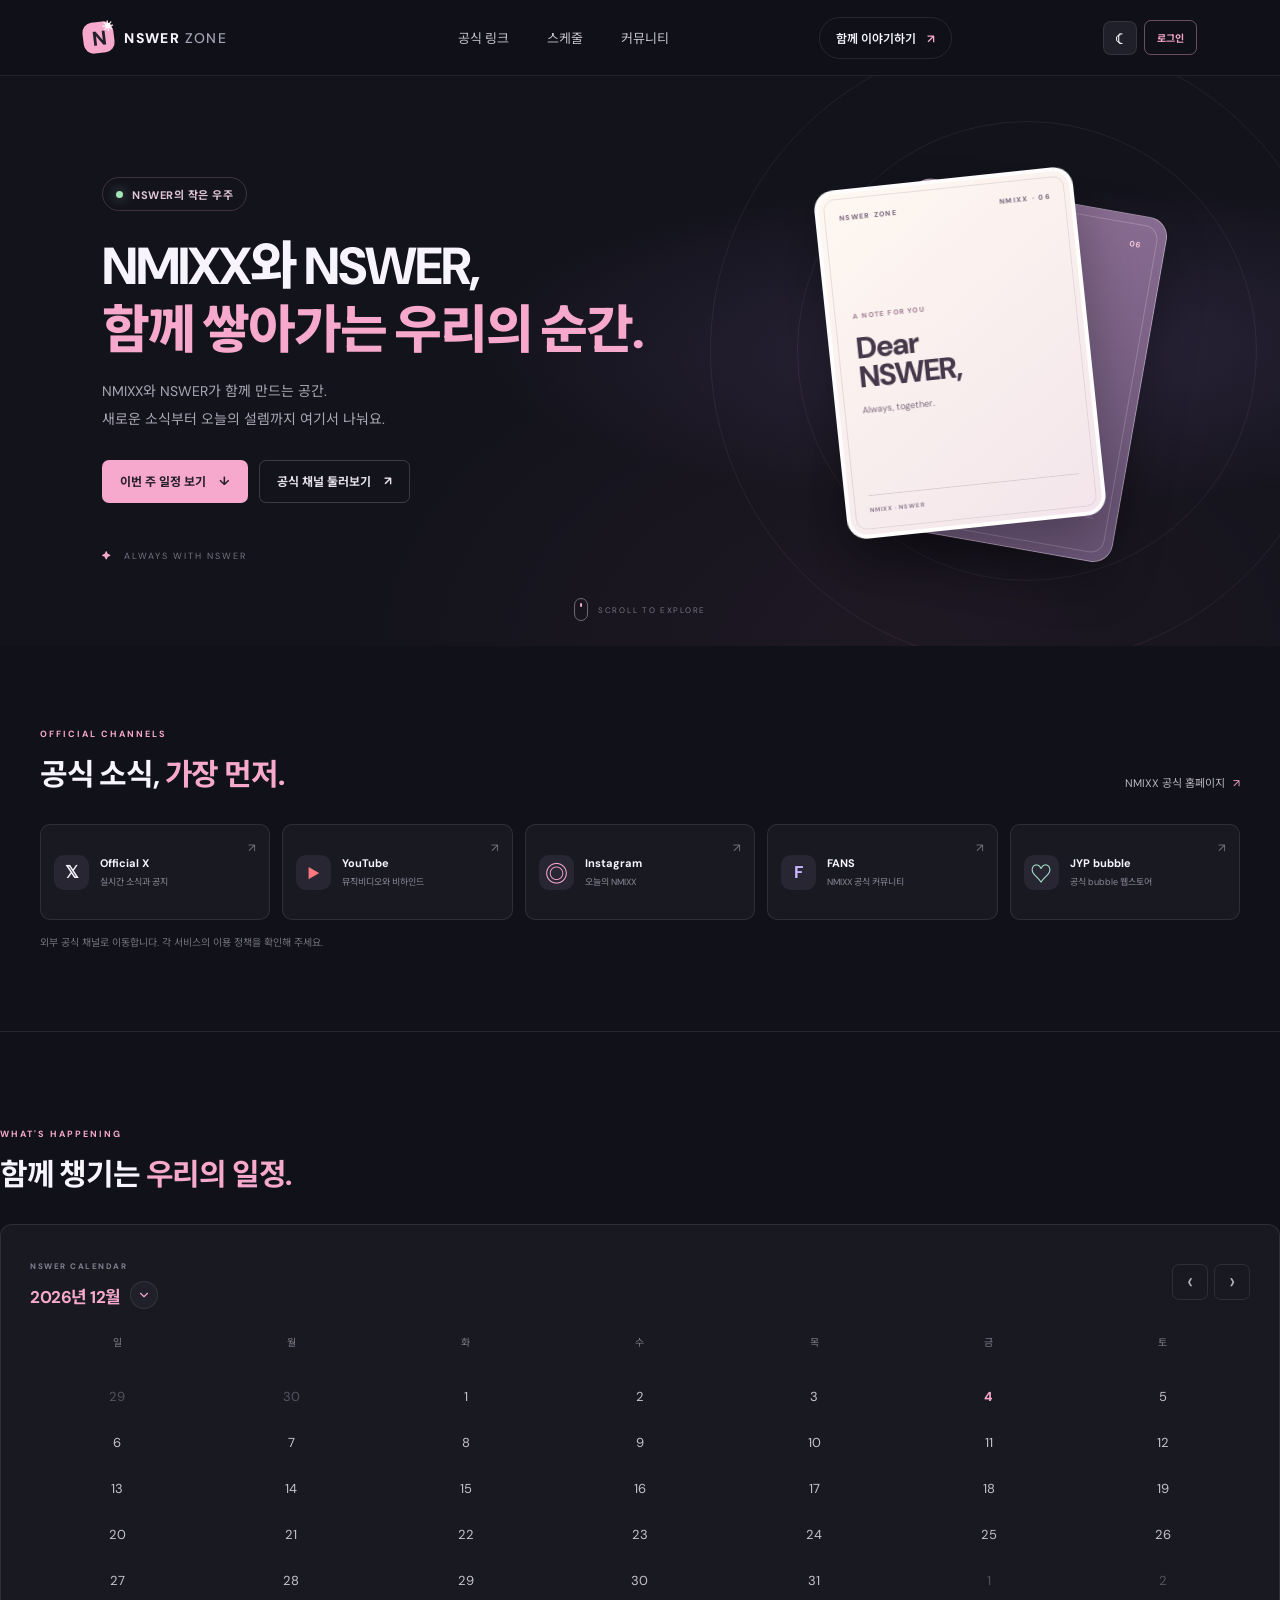
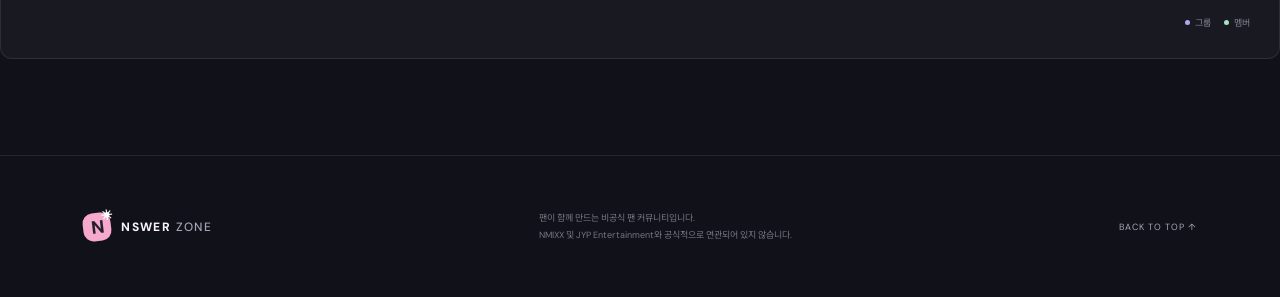
<file: forNswer/index.html>
<!doctype html>
<html lang="ko">
  <head>
    <meta charset="UTF-8">
    <meta name="viewport" content="width=device-width, initial-scale=1">
    <meta name="theme-color" content="#11111a">
    <meta name="description" content="NSWER를 위한 NMIXX 팬 커뮤니티. 공식 링크와 멤버별 일정, 팬 이야기를 한곳에서 만나보세요.">
    <title>NSWER ZONE — NMIXX 팬 커뮤니티</title>
    <link rel="preconnect" href="https://fonts.googleapis.com">
    <link rel="preconnect" href="https://fonts.gstatic.com" crossorigin>
    <link href="https://fonts.googleapis.com/css2?family=DM+Sans:wght@400;500;600;700;800&family=Noto+Sans+KR:wght@400;500;600;700;800&display=swap" rel="stylesheet">
    <link rel="stylesheet" href="assets/css/styles.css">
    <script src="assets/js/storage.js" defer></script>
    <script src="assets/js/member-data.js" defer></script>
    <script src="assets/js/auth.js" defer></script>
    <script src="assets/js/home.js" defer></script>
  </head>
  <body>
    <header class="site-header">
      <a class="brand" href="#home" aria-label="NSWER ZONE 홈">
        <span class="brand-mark">N<span>✳</span></span>
        <span>NSWER <span class="brand-light">ZONE</span></span>
      </a>
      <nav class="main-nav" aria-label="주요 메뉴">
        <a href="#official">공식 링크</a>
        <a href="#schedule" aria-label="스케줄"><span class="nav-label">스케줄</span><svg class="mobile-nav-icon" aria-hidden="true" viewBox="0 0 24 24"><rect x="3.5" y="5.5" width="17" height="15" rx="2"></rect><path d="M7.5 3.5v4m9-4v4m-13 3h17"></path></svg></a>
        <a href="community/index.html" aria-label="커뮤니티"><span class="nav-label">커뮤니티</span><svg class="mobile-nav-icon" aria-hidden="true" viewBox="0 0 24 24"><path d="M20 11.5a7.5 7.5 0 0 1-7.5 7.5H7l-3.5 2v-5A7.5 7.5 0 1 1 20 11.5Z"></path></svg></a>
      </nav>
      <a class="header-cta" href="community/index.html">함께 이야기하기 <span aria-hidden="true">↗</span></a>
      <div class="account-control">
        <button class="header-auth" id="auth-open" type="button">로그인</button>
        <div class="account-session" id="account-session" hidden>
          <span id="account-nickname"></span>
          <span class="role-badge" id="account-role-badge" hidden>ADMIN</span>
          <button class="logout-button" id="logout-button" type="button">로그아웃</button>
        </div>
      </div>
    </header>

    <main>
      <section class="hero" id="home">
        <div class="hero-orbit orbit-one"></div>
        <div class="hero-orbit orbit-two"></div>
        <div class="hero-content">
          <div class="eyebrow"><span class="live-dot"></span> NSWER의 작은 우주</div>
          <h1><span class="hero-title-line">NMIXX와 NSWER,</span><span class="hero-title-line hero-title-accent">함께 쌓아가는 우리의 순간.</span></h1>
          <p>NMIXX와 NSWER가 함께 만드는 공간.<br>새로운 소식부터 오늘의 설렘까지 여기서 나눠요.</p>
          <div class="hero-actions">
            <a class="button button-primary" href="#schedule">이번 주 일정 보기 <span>↓</span></a>
            <a class="button button-ghost" href="#official">공식 채널 둘러보기 <span>↗</span></a>
          </div>
          <div class="hero-footnote"><span>✦</span> ALWAYS WITH NSWER</div>
        </div>
        <div class="hero-art" aria-hidden="true">
          <div class="hero-card card-back">
            <div class="card-back-top"><span>NMIXX</span><strong>06</strong></div>
            <div class="card-back-emblem">✳</div>
            <div class="card-back-footer"><span>NSWER ZONE</span></div>
          </div>
          <div class="hero-card card-front">
            <div class="photocard-topline"><span>NSWER ZONE</span><span>NMIXX · 06</span></div>
            <div class="photocard-message">
              <span class="photocard-label">A NOTE FOR YOU</span>
              <strong>Dear<br>NSWER,</strong>
              <p>Always, together.</p>
            </div>
            <div class="photocard-rule"></div>
            <div class="photocard-bottom">
              <div><span>NMIXX · NSWER</span></div>
            </div>
          </div>
        </div>
        <div class="hero-scroll"><span></span> SCROLL TO EXPLORE</div>
      </section>

      <section class="section official-section" id="official">
        <div class="section-heading">
          <div>
            <div class="section-kicker">OFFICIAL CHANNELS</div>
            <h2>공식 소식, <span>가장 먼저.</span></h2>
          </div>
          <a class="text-link" href="https://nmixx.jype.com/" target="_blank" rel="noreferrer">NMIXX 공식 홈페이지 <span>↗</span></a>
        </div>
        <div class="official-grid">
          <a class="official-card" href="https://x.com/NMIXX_official" target="_blank" rel="noreferrer">
            <span class="channel-icon icon-x">𝕏</span><span class="channel-copy"><strong>Official X</strong><small>실시간 소식과 공지</small></span><span class="external-arrow">↗</span>
          </a>
          <a class="official-card" href="https://www.youtube.com/@NMIXXOfficial" target="_blank" rel="noreferrer">
            <span class="channel-icon icon-youtube">▶</span><span class="channel-copy"><strong>YouTube</strong><small>뮤직비디오와 비하인드</small></span><span class="external-arrow">↗</span>
          </a>
          <a class="official-card" href="https://www.instagram.com/nmixx_official/" target="_blank" rel="noreferrer">
            <span class="channel-icon icon-instagram">◎</span><span class="channel-copy"><strong>Instagram</strong><small>오늘의 NMIXX</small></span><span class="external-arrow">↗</span>
          </a>
          <a class="official-card" href="https://app.fans/community/nmixx/artist" target="_blank" rel="noreferrer">
            <span class="channel-icon icon-fans">F</span><span class="channel-copy"><strong>FANS</strong><small>NMIXX 공식 커뮤니티</small></span><span class="external-arrow">↗</span>
          </a>
          <a class="official-card" href="https://store.dearu.com/JYP/home?lang=ko&amp;currency=KRW" target="_blank" rel="noreferrer">
            <span class="channel-icon icon-bubble">♡</span><span class="channel-copy"><strong>JYP bubble</strong><small>공식 bubble 웹스토어</small></span><span class="external-arrow">↗</span>
          </a>
        </div>
        <p class="section-note">외부 공식 채널로 이동합니다. 각 서비스의 이용 정책을 확인해 주세요.</p>
      </section>

      <section class="section schedule-section" id="schedule">
        <div class="section-heading">
          <div>
            <div class="section-kicker">WHAT'S HAPPENING</div>
            <h2>함께 챙기는 <span>우리의 일정.</span></h2>
          </div>
          <button class="admin-toggle" id="admin-toggle" type="button" aria-expanded="false" hidden disabled>⚙ 관리자 미리보기</button>
        </div>
        <div class="admin-panel" id="admin-panel" hidden>
          <div class="admin-intro"><strong>일정 관리 도구 미리보기</strong><span>관리자 데모 계정으로 로그인하면 사용할 수 있습니다. 일정은 이 브라우저에 저장됩니다.</span></div>
          <form id="schedule-form" class="admin-form">
            <h3>일정 등록</h3>
            <label>일정 제목<input name="title" required maxlength="70" placeholder="예: 공식 콘텐츠 공개"></label>
            <div class="form-row">
              <label>날짜<input name="date" type="date" required></label>
              <label>시간<input name="time" type="time"></label>
            </div>
            <div class="form-row">
              <label>대상<select name="member"><option value="NMIXX">그룹 전체</option><option>Lily</option><option>Haewon</option><option>Sullyoon</option><option>Bae</option><option>Jiwoo</option><option>Kyujin</option></select></label>
              <label>종류<select name="type"><option>공식 일정</option><option>콘텐츠</option><option>방송</option><option>기타</option></select></label>
            </div>
            <button class="button button-primary form-submit" type="submit">일정 등록하기</button>
          </form>
        </div>
        <div class="schedule-layout">
          <div class="calendar-card">
            <div class="calendar-top">
              <div>
                <span class="calendar-label">NSWER CALENDAR</span>
                <button class="calendar-month-button" id="calendar-month" type="button" aria-haspopup="dialog" aria-controls="month-picker"><span id="calendar-month-label">2026년 11월</span><span class="calendar-month-chevron" aria-hidden="true"><svg viewBox="0 0 24 24"><path d="m6 9 6 6 6-6"></path></svg></span></button>
              </div>
              <div class="calendar-controls"><button id="prev-month" type="button" aria-label="이전 달">‹</button><button id="next-month" type="button" aria-label="다음 달">›</button></div>
            </div>
            <dialog class="month-picker" id="month-picker" aria-labelledby="month-picker-title">
              <form class="month-picker-form" id="month-picker-form">
                <div class="month-picker-heading">
                  <h3 id="month-picker-title">달력 날짜 이동</h3>
                  <button class="month-picker-close" id="month-picker-close" type="button" aria-label="닫기">×</button>
                </div>
                <div class="month-picker-fields">
                  <label>연도<input id="picker-year" name="year" type="number" min="1900" max="2100" required></label>
                  <label>월<select id="picker-month" name="month" required></select></label>
                </div>
                <button class="button button-primary form-submit" type="submit">이 달로 이동</button>
              </form>
            </dialog>
            <div class="calendar-grid" id="calendar-grid" aria-label="월간 일정 달력"></div>
            <div class="calendar-legend"><span><i class="legend-dot dot-group"></i>그룹</span><span><i class="legend-dot dot-member"></i>멤버</span></div>
          </div>
          <div class="event-card" hidden>
            <div class="event-heading"><div><span class="calendar-label">UPCOMING</span><h3 id="event-date-title">다가오는 일정</h3></div><span class="event-count" id="event-count">0 EVENTS</span></div>
            <div id="event-list" class="event-list"></div>
            <div class="event-disclaimer">일정은 팬 커뮤니티 정보 공유용이며, 방문 전 공식 채널에서 최신 내용을 확인해 주세요.</div>
          </div>
        </div>
      </section>

    </main>

    <footer class="site-footer">
      <a class="brand footer-brand" href="#home"><span class="brand-mark">N<span>✳</span></span><span>NSWER <span class="brand-light">ZONE</span></span></a>
      <p>팬이 함께 만드는 비공식 팬 커뮤니티입니다.<br>NMIXX 및 JYP Entertainment와 공식적으로 연관되어 있지 않습니다.</p>
      <a href="#home" class="back-top">BACK TO TOP ↑</a>
    </footer>
    <dialog class="auth-modal" id="auth-modal" aria-labelledby="auth-title">
      <div class="auth-modal-content">
        <div class="auth-modal-heading">
          <div><span class="section-kicker">NSWER MEMBERS</span><h2 id="auth-title">로그인</h2></div>
          <button class="month-picker-close" id="auth-close" type="button" aria-label="닫기">×</button>
        </div>
        <p class="auth-notice">데모 회원 데이터로 동작합니다. 실제 계정이나 비밀번호를 입력하지 마세요.</p>
        <div class="auth-tabs" role="tablist" aria-label="로그인 또는 회원가입">
          <button class="auth-tab active" id="login-tab" type="button" role="tab" aria-selected="true">로그인</button>
          <button class="auth-tab" id="signup-tab" type="button" role="tab" aria-selected="false">회원가입</button>
        </div>
        <form class="auth-form" id="login-form">
          <label>이메일<input name="email" type="email" autocomplete="username" required placeholder="이메일"></label>
          <label>비밀번호<input name="password" type="password" autocomplete="current-password" required placeholder="비밀번호"></label>
          <div class="demo-accounts">
            <span>테스트 계정</span>
            <button type="button" data-demo-account="admin">관리자 계정 입력</button>
            <button type="button" data-demo-account="member">멤버 계정 입력</button>
          </div>
          <button class="button button-primary auth-submit" type="submit">로그인</button>
          <p class="auth-message" id="login-message" aria-live="polite"></p>
        </form>
        <form class="auth-form" id="signup-form" hidden>
          <label>닉네임<input name="nickname" autocomplete="nickname" required maxlength="20" placeholder="커뮤니티에서 사용할 닉네임"></label>
          <label>이메일<input name="email" type="email" autocomplete="email" required placeholder="이메일"></label>
          <label>비밀번호<input name="password" type="password" autocomplete="new-password" minlength="8" required placeholder="8자 이상"></label>
          <button class="button button-primary auth-submit" type="submit">가입하고 시작하기</button>
          <p class="auth-message" id="signup-message" aria-live="polite"></p>
        </form>
      </div>
    </dialog>
    <div class="toast" id="toast" role="status" aria-live="polite"></div>
  </body>
</html>
</file>
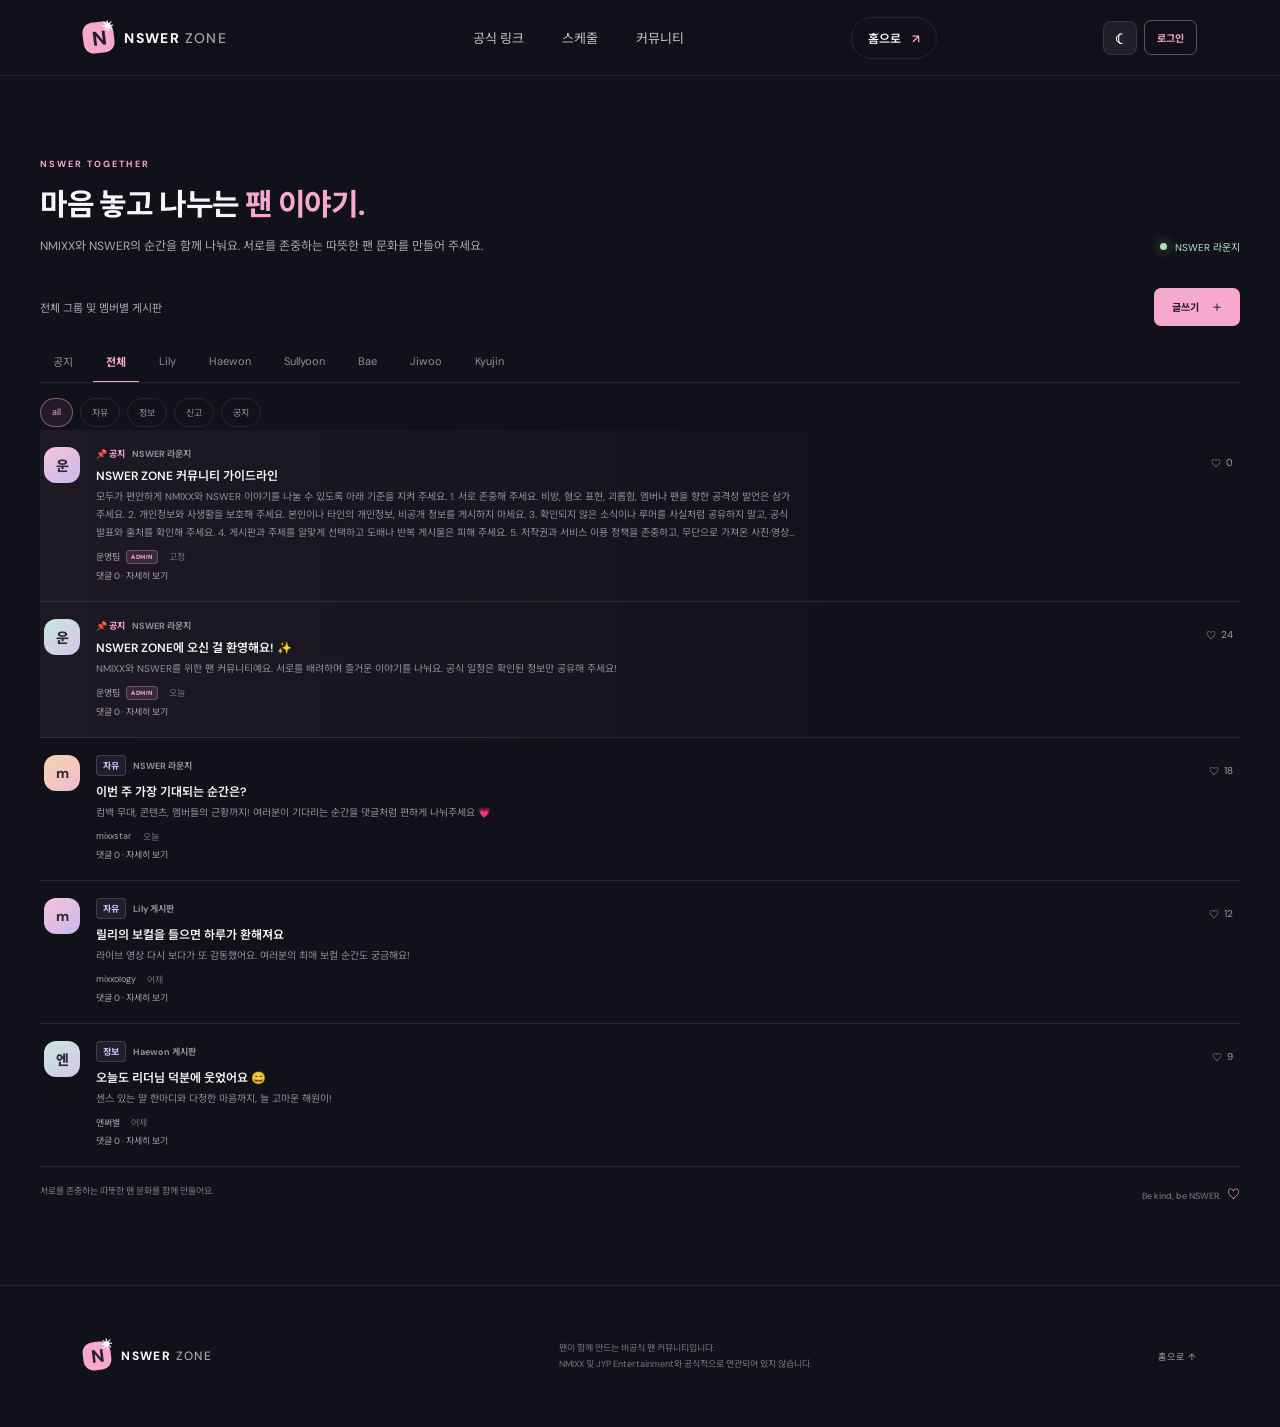
<file: forNswer/community/index.html>
<!doctype html>
<html lang="ko">
  <head>
    <meta charset="UTF-8">
    <meta name="viewport" content="width=device-width, initial-scale=1">
    <meta name="theme-color" content="#11111a">
    <meta name="description" content="NSWER와 NMIXX 멤버별 팬 이야기를 나누는 커뮤니티입니다.">
    <title>커뮤니티 — NSWER ZONE</title>
    <link rel="preconnect" href="https://fonts.googleapis.com">
    <link rel="preconnect" href="https://fonts.gstatic.com" crossorigin>
    <link href="https://fonts.googleapis.com/css2?family=DM+Sans:wght@400;500;600;700;800&family=Noto+Sans+KR:wght@400;500;600;700;800&display=swap" rel="stylesheet">
    <link rel="stylesheet" href="../assets/css/styles.css">
    <script src="../assets/js/storage.js" defer></script>
    <script src="../assets/js/member-data.js" defer></script>
    <script src="../assets/js/community-data.js" defer></script>
    <script src="../assets/js/auth.js" defer></script>
    <script src="../assets/js/community.js" defer></script>
  </head>
  <body>
    <header class="site-header">
      <a class="brand" href="../index.html" aria-label="NSWER ZONE 홈">
        <span class="brand-mark">N<span>✳</span></span>
        <span>NSWER <span class="brand-light">ZONE</span></span>
      </a>
      <nav class="main-nav" aria-label="주요 메뉴">
        <a href="../index.html#official">공식 링크</a>
        <a href="../index.html#schedule" aria-label="스케줄"><span class="nav-label">스케줄</span><svg class="mobile-nav-icon" aria-hidden="true" viewBox="0 0 24 24"><rect x="3.5" y="5.5" width="17" height="15" rx="2"></rect><path d="M7.5 3.5v4m9-4v4m-13 3h17"></path></svg></a>
        <a href="index.html" aria-current="page" aria-label="커뮤니티"><span class="nav-label">커뮤니티</span><svg class="mobile-nav-icon" aria-hidden="true" viewBox="0 0 24 24"><path d="M20 11.5a7.5 7.5 0 0 1-7.5 7.5H7l-3.5 2v-5A7.5 7.5 0 1 1 20 11.5Z"></path></svg></a>
      </nav>
      <a class="header-cta" href="../index.html">홈으로 <span aria-hidden="true">↗</span></a>
      <div class="account-control">
        <button class="header-auth" id="auth-open" type="button">로그인</button>
        <div class="account-session" id="account-session" hidden>
          <span id="account-nickname"></span>
          <span class="role-badge" id="account-role-badge" hidden>ADMIN</span>
          <button class="logout-button" id="logout-button" type="button">로그아웃</button>
        </div>
      </div>
    </header>

    <main>
      <section class="section community-page" id="community">
        <div class="section-heading">
          <div>
            <div class="section-kicker">NSWER TOGETHER</div>
            <h1>마음 놓고 나누는 <span>팬 이야기.</span></h1>
            <p class="community-intro">NMIXX와 NSWER의 순간을 함께 나눠요. 서로를 존중하는 따뜻한 팬 문화를 만들어 주세요.</p>
          </div>
          <span class="community-status"><span class="live-dot"></span> NSWER 라운지</span>
        </div>

        <div class="admin-heading">
          <span>전체 그룹 및 멤버별 게시판</span>
          <button class="button button-primary form-submit" id="write-post" type="button">글쓰기 <span aria-hidden="true">＋</span></button>
        </div>
        <div class="community-tabs" role="tablist" aria-label="커뮤니티 게시판">
          <button class="community-tab" role="tab" aria-selected="false" data-board="공지">공지</button>
          <button class="community-tab active" role="tab" aria-selected="true" data-board="전체">전체</button>
          <button class="community-tab" role="tab" aria-selected="false" data-board="Lily">Lily</button>
          <button class="community-tab" role="tab" aria-selected="false" data-board="Haewon">Haewon</button>
          <button class="community-tab" role="tab" aria-selected="false" data-board="Sullyoon">Sullyoon</button>
          <button class="community-tab" role="tab" aria-selected="false" data-board="Bae">Bae</button>
          <button class="community-tab" role="tab" aria-selected="false" data-board="Jiwoo">Jiwoo</button>
          <button class="community-tab" role="tab" aria-selected="false" data-board="Kyujin">Kyujin</button>
        </div>
        <div class="topic-filters" aria-label="주제별 보기">
          <button class="topic-filter active" type="button" aria-pressed="true" data-topic="all">all</button>
          <button class="topic-filter" type="button" aria-pressed="false" data-topic="자유">자유</button>
          <button class="topic-filter" type="button" aria-pressed="false" data-topic="정보">정보</button>
          <button class="topic-filter" type="button" aria-pressed="false" data-topic="신고">신고</button>
          <button class="topic-filter" type="button" aria-pressed="false" data-topic="공지">공지</button>
        </div>
        <div class="post-list" id="post-list"></div>
        <div class="community-footer"><span>서로를 존중하는 따뜻한 팬 문화를 함께 만들어요.</span><span>Be kind, be NSWER. <b>♡</b></span></div>
      </section>
    </main>

    <footer class="site-footer">
      <a class="brand footer-brand" href="../index.html"><span class="brand-mark">N<span>✳</span></span><span>NSWER <span class="brand-light">ZONE</span></span></a>
      <p>팬이 함께 만드는 비공식 팬 커뮤니티입니다.<br>NMIXX 및 JYP Entertainment와 공식적으로 연관되어 있지 않습니다.</p>
      <a href="../index.html" class="back-top">홈으로 ↑</a>
    </footer>
    <dialog class="auth-modal" id="auth-modal" aria-labelledby="auth-title">
      <div class="auth-modal-content">
        <div class="auth-modal-heading">
          <div><span class="section-kicker">NSWER MEMBERS</span><h2 id="auth-title">로그인</h2></div>
          <button class="month-picker-close" id="auth-close" type="button" aria-label="닫기">×</button>
        </div>
        <p class="auth-notice">데모 회원 데이터로 동작합니다. 실제 계정이나 비밀번호를 입력하지 마세요.</p>
        <div class="auth-tabs" role="tablist" aria-label="로그인 또는 회원가입">
          <button class="auth-tab active" id="login-tab" type="button" role="tab" aria-selected="true">로그인</button>
          <button class="auth-tab" id="signup-tab" type="button" role="tab" aria-selected="false">회원가입</button>
        </div>
        <form class="auth-form" id="login-form">
          <label>이메일<input name="email" type="email" autocomplete="username" required placeholder="이메일"></label>
          <label>비밀번호<input name="password" type="password" autocomplete="current-password" required placeholder="비밀번호"></label>
          <div class="demo-accounts">
            <span>테스트 계정</span>
            <button type="button" data-demo-account="admin">관리자 계정 입력</button>
            <button type="button" data-demo-account="member">멤버 계정 입력</button>
          </div>
          <button class="button button-primary auth-submit" type="submit">로그인</button>
          <p class="auth-message" id="login-message" aria-live="polite"></p>
        </form>
        <form class="auth-form" id="signup-form" hidden>
          <label>닉네임<input name="nickname" autocomplete="nickname" required maxlength="20" placeholder="커뮤니티에서 사용할 닉네임"></label>
          <label>이메일<input name="email" type="email" autocomplete="email" required placeholder="이메일"></label>
          <label>비밀번호<input name="password" type="password" autocomplete="new-password" minlength="8" required placeholder="8자 이상"></label>
          <button class="button button-primary auth-submit" type="submit">가입하고 시작하기</button>
          <p class="auth-message" id="signup-message" aria-live="polite"></p>
        </form>
      </div>
    </dialog>
    <div class="toast" id="toast" role="status" aria-live="polite"></div>
  </body>
</html>
</file>
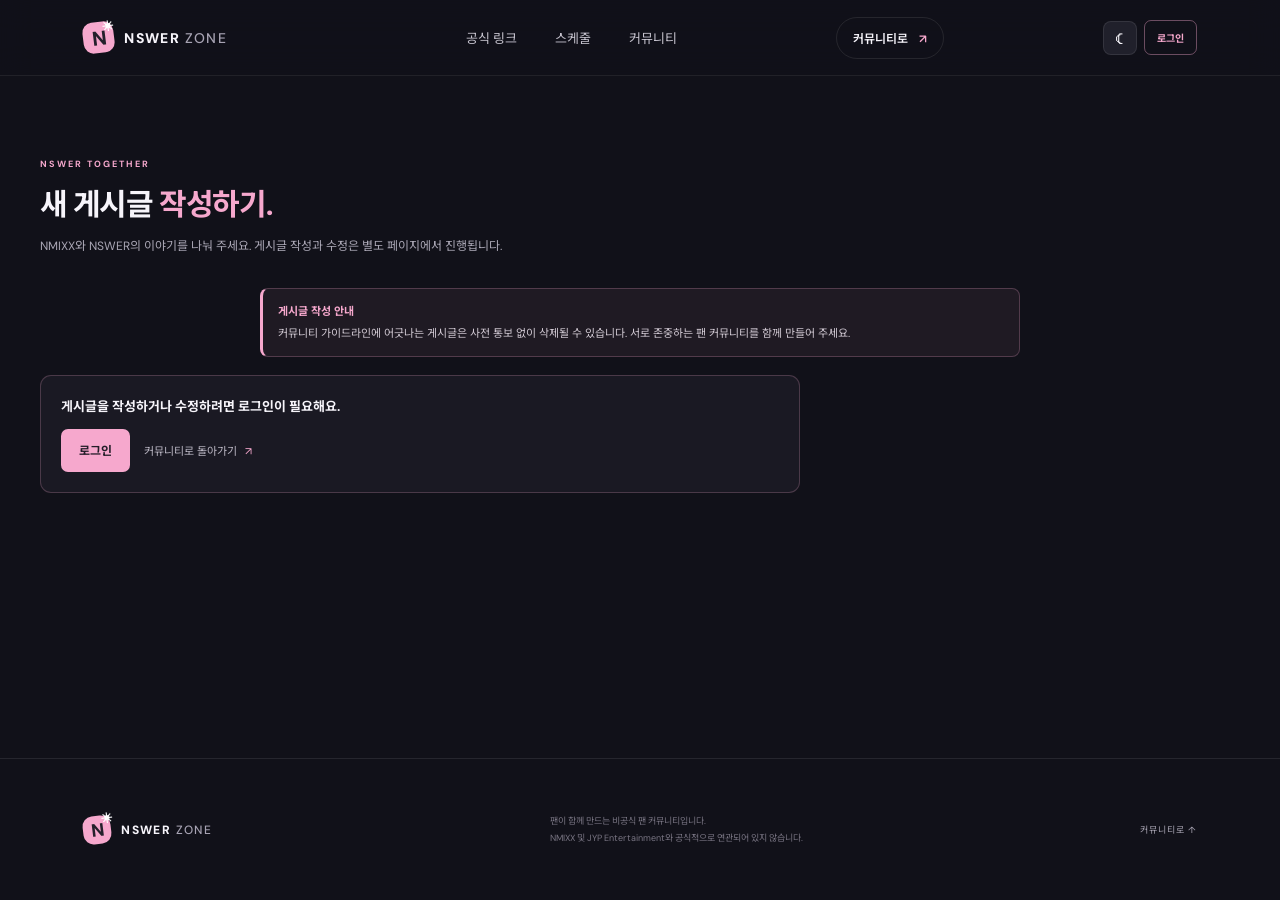
<file: forNswer/community/editor.html>
<!doctype html>
<html lang="ko">
  <head>
    <meta charset="UTF-8">
    <meta name="viewport" content="width=device-width, initial-scale=1">
    <meta name="theme-color" content="#11111a">
    <meta name="description" content="NSWER 커뮤니티 게시글을 작성하거나 수정합니다.">
    <title>게시글 작성 — NSWER ZONE</title>
    <link rel="preconnect" href="https://fonts.googleapis.com">
    <link rel="preconnect" href="https://fonts.gstatic.com" crossorigin>
    <link href="https://fonts.googleapis.com/css2?family=DM+Sans:wght@400;500;600;700;800&family=Noto+Sans+KR:wght@400;500;600;700;800&display=swap" rel="stylesheet">
    <link rel="stylesheet" href="../assets/css/styles.css">
    <script src="../assets/js/storage.js" defer></script>
    <script src="../assets/js/member-data.js" defer></script>
    <script src="../assets/js/community-data.js" defer></script>
    <script src="../assets/js/auth.js" defer></script>
    <script src="../assets/js/community-editor.js" defer></script>
  </head>
  <body>
    <header class="site-header">
      <a class="brand" href="../index.html" aria-label="NSWER ZONE 홈">
        <span class="brand-mark">N<span>✳</span></span>
        <span>NSWER <span class="brand-light">ZONE</span></span>
      </a>
      <nav class="main-nav" aria-label="주요 메뉴">
        <a href="../index.html#official">공식 링크</a>
        <a href="../index.html#schedule" aria-label="스케줄"><span class="nav-label">스케줄</span><svg class="mobile-nav-icon" aria-hidden="true" viewBox="0 0 24 24"><rect x="3.5" y="5.5" width="17" height="15" rx="2"></rect><path d="M7.5 3.5v4m9-4v4m-13 3h17"></path></svg></a>
        <a href="index.html" aria-label="커뮤니티"><span class="nav-label">커뮤니티</span><svg class="mobile-nav-icon" aria-hidden="true" viewBox="0 0 24 24"><path d="M20 11.5a7.5 7.5 0 0 1-7.5 7.5H7l-3.5 2v-5A7.5 7.5 0 1 1 20 11.5Z"></path></svg></a>
      </nav>
      <a class="header-cta" href="index.html">커뮤니티로 <span aria-hidden="true">↗</span></a>
      <div class="account-control">
        <button class="header-auth" id="auth-open" type="button">로그인</button>
        <div class="account-session" id="account-session" hidden>
          <span id="account-nickname"></span>
          <span class="role-badge" id="account-role-badge" hidden>ADMIN</span>
          <button class="logout-button" id="logout-button" type="button">로그아웃</button>
        </div>
      </div>
    </header>

    <main>
      <section class="section community-page editor-page">
        <div class="section-heading">
          <div>
            <div class="section-kicker">NSWER TOGETHER</div>
            <h1 id="editor-title">새 게시글 <span>작성하기.</span></h1>
            <p class="community-intro">NMIXX와 NSWER의 이야기를 나눠 주세요. 게시글 작성과 수정은 별도 페이지에서 진행됩니다.</p>
          </div>
        </div>

        <aside class="editor-guideline" role="note">
          <strong>게시글 작성 안내</strong>
          <p>커뮤니티 가이드라인에 어긋나는 게시글은 사전 통보 없이 삭제될 수 있습니다. 서로 존중하는 팬 커뮤니티를 함께 만들어 주세요.</p>
        </aside>

        <div class="editor-access admin-panel" id="editor-access" hidden>
          <strong id="editor-access-message">게시글을 작성하려면 로그인이 필요해요.</strong>
          <button class="button button-primary" id="editor-login" type="button">로그인</button>
          <a class="text-link" href="index.html">커뮤니티로 돌아가기 <span aria-hidden="true">↗</span></a>
        </div>

        <form class="admin-form post-editor-form" id="editor-form" hidden>
          <label>게시판
            <select name="board">
              <option value="전체">NSWER 라운지</option>
              <option value="Lily">Lily</option>
              <option value="Haewon">Haewon</option>
              <option value="Sullyoon">Sullyoon</option>
              <option value="Bae">Bae</option>
              <option value="Jiwoo">Jiwoo</option>
              <option value="Kyujin">Kyujin</option>
            </select>
          </label>
          <label>주제
            <select name="topic">
              <option value="all">all</option>
              <option value="자유">자유</option>
              <option value="정보">정보</option>
              <option value="신고">신고</option>
            </select>
          </label>
          <label>글 제목<input name="title" required maxlength="70" placeholder="나누고 싶은 이야기를 적어주세요"></label>
          <div class="post-content-field">
            <span class="post-content-label">내용</span>
            <div class="post-content-tools" role="toolbar" aria-label="본문 삽입 도구">
              <button class="editor-tool-button" id="insert-image" type="button" aria-label="사진 첨부" title="사진 첨부">▧</button>
              <button class="editor-tool-button" id="insert-link" type="button" aria-label="링크 삽입" title="링크 삽입">↗</button>
              <input id="post-images" type="file" accept="image/jpeg,image/png,image/webp" multiple hidden>
            </div>
            <div class="post-content-editor" id="post-content-editor" contenteditable="true" role="textbox" aria-label="게시글 내용" aria-multiline="true" data-placeholder="따뜻한 팬 문화를 함께 만들어요."></div>
            <small class="editor-image-help">사진은 최대 3장(각 5MB 이하) 첨부할 수 있어요. YouTube·Video 링크는 영상으로 표시됩니다.</small>
          </div>
          <label class="notice-setting" id="notice-setting" hidden>
            <input name="pinned" type="checkbox">
            <span>공지로 등록하기 <small>공지 게시글은 주제 없이 목록 상단에 표시됩니다.</small></span>
          </label>
          <label class="notice-setting" id="top-pin-setting" hidden>
            <input name="topPinned" type="checkbox">
            <span>상단 고정 <small>중요한 공지를 다른 공지보다 먼저 표시합니다.</small></span>
          </label>
          <label class="notice-setting" id="comments-setting" hidden>
            <input name="commentsEnabled" type="checkbox" checked>
            <span>댓글 허용 <small>체크를 해제하면 새 댓글을 막습니다. 기존 댓글은 유지됩니다.</small></span>
          </label>
          <div class="editor-actions">
            <a class="admin-toggle" href="index.html">취소</a>
            <button class="button button-primary form-submit" type="submit" id="editor-submit">게시글 등록하기</button>
          </div>
        </form>
      </section>
    </main>

    <footer class="site-footer">
      <a class="brand footer-brand" href="../index.html"><span class="brand-mark">N<span>✳</span></span><span>NSWER <span class="brand-light">ZONE</span></span></a>
      <p>팬이 함께 만드는 비공식 팬 커뮤니티입니다.<br>NMIXX 및 JYP Entertainment와 공식적으로 연관되어 있지 않습니다.</p>
      <a href="index.html" class="back-top">커뮤니티로 ↑</a>
    </footer>

    <dialog class="link-insert-dialog" id="link-dialog" aria-labelledby="link-dialog-title">
      <form class="link-dialog-content" id="link-form">
        <div>
          <span class="section-kicker">ADD A LINK</span>
          <h2 id="link-dialog-title">링크 삽입</h2>
        </div>
        <label for="link-url">링크 주소</label>
        <input id="link-url" name="url" type="text" maxlength="1000" inputmode="url" autocomplete="url" placeholder="https://...">
        <p class="editor-image-help">YouTube·Vimeo 영상 주소는 게시글에서 영상으로 표시됩니다.</p>
        <p class="link-dialog-error" id="link-error" aria-live="polite"></p>
        <div class="editor-actions">
          <button class="admin-toggle" id="link-cancel" type="button">취소</button>
          <button class="button button-primary form-submit" type="submit">삽입</button>
        </div>
      </form>
    </dialog>

    <dialog class="auth-modal" id="auth-modal" aria-labelledby="auth-title">
      <div class="auth-modal-content">
        <div class="auth-modal-heading">
          <div><span class="section-kicker">NSWER MEMBERS</span><h2 id="auth-title">로그인</h2></div>
          <button class="month-picker-close" id="auth-close" type="button" aria-label="닫기">×</button>
        </div>
        <p class="auth-notice">데모 회원 데이터로 동작합니다. 실제 계정이나 비밀번호를 입력하지 마세요.</p>
        <div class="auth-tabs" role="tablist" aria-label="로그인 또는 회원가입">
          <button class="auth-tab active" id="login-tab" type="button" role="tab" aria-selected="true">로그인</button>
          <button class="auth-tab" id="signup-tab" type="button" role="tab" aria-selected="false">회원가입</button>
        </div>
        <form class="auth-form" id="login-form">
          <label>이메일<input name="email" type="email" autocomplete="username" required placeholder="이메일"></label>
          <label>비밀번호<input name="password" type="password" autocomplete="current-password" required placeholder="비밀번호"></label>
          <div class="demo-accounts">
            <span>테스트 계정</span>
            <button type="button" data-demo-account="admin">관리자 계정 입력</button>
            <button type="button" data-demo-account="member">멤버 계정 입력</button>
          </div>
          <button class="button button-primary auth-submit" type="submit">로그인</button>
          <p class="auth-message" id="login-message" aria-live="polite"></p>
        </form>
        <form class="auth-form" id="signup-form" hidden>
          <label>닉네임<input name="nickname" autocomplete="nickname" required maxlength="20" placeholder="커뮤니티에서 사용할 닉네임"></label>
          <label>이메일<input name="email" type="email" autocomplete="email" required placeholder="이메일"></label>
          <label>비밀번호<input name="password" type="password" autocomplete="new-password" minlength="8" required placeholder="8자 이상"></label>
          <button class="button button-primary auth-submit" type="submit">가입하고 시작하기</button>
          <p class="auth-message" id="signup-message" aria-live="polite"></p>
        </form>
      </div>
    </dialog>
    <div class="toast" id="toast" role="status" aria-live="polite"></div>
  </body>
</html>
</file>
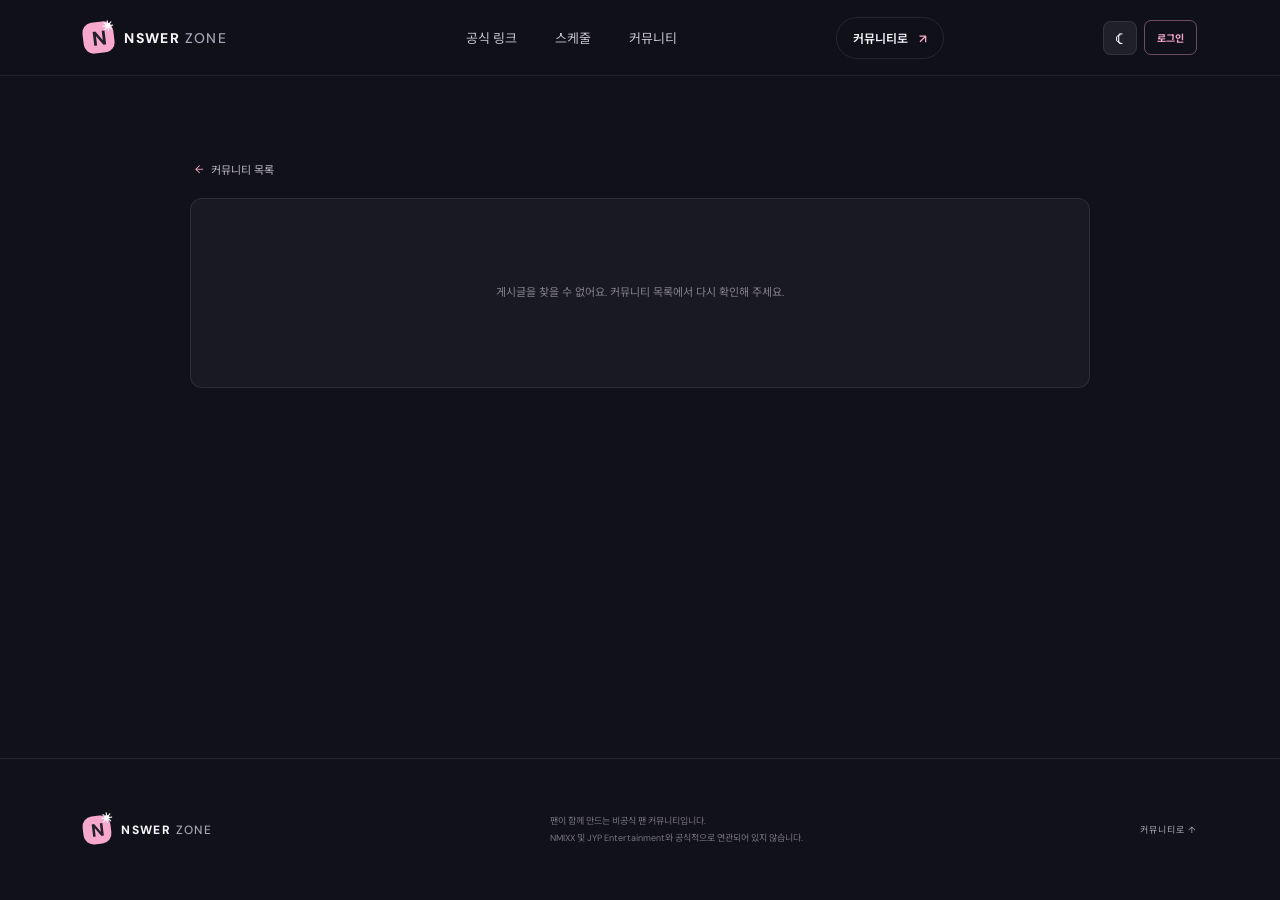
<file: forNswer/community/post.html>
<!doctype html>
<html lang="ko">
  <head>
    <meta charset="UTF-8">
    <meta name="viewport" content="width=device-width, initial-scale=1">
    <meta name="theme-color" content="#11111a">
    <meta name="description" content="NSWER 커뮤니티 게시글과 댓글을 확인합니다.">
    <title>게시글 — NSWER ZONE</title>
    <link rel="preconnect" href="https://fonts.googleapis.com">
    <link rel="preconnect" href="https://fonts.gstatic.com" crossorigin>
    <link href="https://fonts.googleapis.com/css2?family=DM+Sans:wght@400;500;600;700;800&family=Noto+Sans+KR:wght@400;500;600;700;800&display=swap" rel="stylesheet">
    <link rel="stylesheet" href="../assets/css/styles.css">
    <script src="../assets/js/storage.js" defer></script>
    <script src="../assets/js/member-data.js" defer></script>
    <script src="../assets/js/community-data.js" defer></script>
    <script src="../assets/js/auth.js" defer></script>
    <script src="../assets/js/community-post.js" defer></script>
  </head>
  <body>
    <header class="site-header">
      <a class="brand" href="../index.html" aria-label="NSWER ZONE 홈">
        <span class="brand-mark">N<span>✳</span></span>
        <span>NSWER <span class="brand-light">ZONE</span></span>
      </a>
      <nav class="main-nav" aria-label="주요 메뉴">
        <a href="../index.html#official">공식 링크</a>
        <a href="../index.html#schedule" aria-label="스케줄"><span class="nav-label">스케줄</span><svg class="mobile-nav-icon" aria-hidden="true" viewBox="0 0 24 24"><rect x="3.5" y="5.5" width="17" height="15" rx="2"></rect><path d="M7.5 3.5v4m9-4v4m-13 3h17"></path></svg></a>
        <a href="index.html" aria-label="커뮤니티"><span class="nav-label">커뮤니티</span><svg class="mobile-nav-icon" aria-hidden="true" viewBox="0 0 24 24"><path d="M20 11.5a7.5 7.5 0 0 1-7.5 7.5H7l-3.5 2v-5A7.5 7.5 0 1 1 20 11.5Z"></path></svg></a>
      </nav>
      <a class="header-cta" href="index.html">커뮤니티로 <span aria-hidden="true">↗</span></a>
      <div class="account-control">
        <button class="header-auth" id="auth-open" type="button">로그인</button>
        <div class="account-session" id="account-session" hidden>
          <span id="account-nickname"></span>
          <span class="role-badge" id="account-role-badge" hidden>ADMIN</span>
          <button class="logout-button" id="logout-button" type="button">로그아웃</button>
        </div>
      </div>
    </header>

    <main>
      <section class="section community-page post-page">
        <a class="text-link post-back-link" href="index.html"><span aria-hidden="true">←</span> 커뮤니티 목록</a>
        <article class="post-detail-card" id="post-detail" aria-live="polite"></article>
        <section class="comments-section" id="comments" aria-labelledby="comments-title">
          <div class="comments-heading">
            <div>
              <span class="section-kicker">NSWER TALK</span>
              <h2 id="comments-title">댓글 <span id="comments-count">0</span></h2>
            </div>
          </div>
          <p class="comments-disabled-note" id="comments-disabled-note" hidden>이 게시글은 댓글 작성이 비활성화되어 있습니다.</p>
          <form class="comment-form detail-comment-form" id="comment-form">
            <label for="comment-content">따뜻한 댓글을 남겨 주세요.</label>
            <div class="comment-compose">
              <textarea id="comment-content" name="content" rows="2" maxlength="300" required placeholder="서로를 존중하는 댓글 문화를 함께 만들어요."></textarea>
              <button class="button button-primary" type="submit" aria-label="댓글 등록" title="댓글 등록"><span class="comment-send-arrow" aria-hidden="true">↵</span></button>
            </div>
          </form>
          <div class="comment-list" id="comment-list"></div>
        </section>
      </section>
    </main>

    <footer class="site-footer">
      <a class="brand footer-brand" href="../index.html"><span class="brand-mark">N<span>✳</span></span><span>NSWER <span class="brand-light">ZONE</span></span></a>
      <p>팬이 함께 만드는 비공식 팬 커뮤니티입니다.<br>NMIXX 및 JYP Entertainment와 공식적으로 연관되어 있지 않습니다.</p>
      <a href="index.html" class="back-top">커뮤니티로 ↑</a>
    </footer>

    <dialog class="auth-modal" id="auth-modal" aria-labelledby="auth-title">
      <div class="auth-modal-content">
        <div class="auth-modal-heading">
          <div><span class="section-kicker">NSWER MEMBERS</span><h2 id="auth-title">로그인</h2></div>
          <button class="month-picker-close" id="auth-close" type="button" aria-label="닫기">×</button>
        </div>
        <p class="auth-notice">데모 회원 데이터로 동작합니다. 실제 계정이나 비밀번호를 입력하지 마세요.</p>
        <div class="auth-tabs" role="tablist" aria-label="로그인 또는 회원가입">
          <button class="auth-tab active" id="login-tab" type="button" role="tab" aria-selected="true">로그인</button>
          <button class="auth-tab" id="signup-tab" type="button" role="tab" aria-selected="false">회원가입</button>
        </div>
        <form class="auth-form" id="login-form">
          <label>이메일<input name="email" type="email" autocomplete="username" required placeholder="이메일"></label>
          <label>비밀번호<input name="password" type="password" autocomplete="current-password" required placeholder="비밀번호"></label>
          <div class="demo-accounts">
            <span>테스트 계정</span>
            <button type="button" data-demo-account="admin">관리자 계정 입력</button>
            <button type="button" data-demo-account="member">멤버 계정 입력</button>
          </div>
          <button class="button button-primary auth-submit" type="submit">로그인</button>
          <p class="auth-message" id="login-message" aria-live="polite"></p>
        </form>
        <form class="auth-form" id="signup-form" hidden>
          <label>닉네임<input name="nickname" autocomplete="nickname" required maxlength="20" placeholder="커뮤니티에서 사용할 닉네임"></label>
          <label>이메일<input name="email" type="email" autocomplete="email" required placeholder="이메일"></label>
          <label>비밀번호<input name="password" type="password" autocomplete="new-password" minlength="8" required placeholder="8자 이상"></label>
          <button class="button button-primary auth-submit" type="submit">가입하고 시작하기</button>
          <p class="auth-message" id="signup-message" aria-live="polite"></p>
        </form>
      </div>
    </dialog>
    <div class="toast" id="toast" role="status" aria-live="polite"></div>
  </body>
</html>
</file>
<file: forNswer/assets/css/styles.css>
:root {
  color-scheme: dark;
  --bg: #111119;
  --surface: #191922;
  --surface-light: #20202b;
  --line: rgba(255,255,255,.09);
  --text: #f7f5fb;
  --muted: #9c99a9;
  --pink: #f6a8cd;
  --purple: #c8b7ff;
  --green: #b6eccb;
  --font: "DM Sans", "Noto Sans KR", sans-serif;
}

* { box-sizing: border-box; }
html { scroll-behavior: smooth; scroll-padding-top: 85px; }
body { margin: 0; background: var(--bg); color: var(--text); font-family: var(--font); font-size: 15px; -webkit-font-smoothing: antialiased; }
a { color: inherit; text-decoration: none; }
button, input, select, textarea { font: inherit; }
button { color: inherit; }
.site-header { height: 76px; padding: 0 max(calc((100vw - 1200px) / 2), 6.5%); display: flex; align-items: center; justify-content: space-between; border-bottom: 1px solid rgba(255,255,255,.07); background: rgba(17,17,25,.92); position: sticky; top: 0; z-index: 20; backdrop-filter: blur(16px); }
.brand { display: inline-flex; align-items: center; gap: 10px; font-size: 14px; letter-spacing: 1.4px; font-weight: 800; white-space: nowrap; }
.brand-mark { width: 31px; height: 31px; display: grid; place-items: center; border-radius: 10px; background: var(--pink); color: #24202b; font-size: 20px; letter-spacing: -2px; transform: rotate(-7deg); }
.brand-mark span { color: #fff; font-size: 11px; position: absolute; transform: translate(10px,-10px); }
.brand-light { color: #a7a3b3; font-weight: 500; }
.main-nav { display: flex; gap: 38px; margin-left: 80px; color: #c6c3ce; font-size: 13px; }
.main-nav a, .text-link, .back-top { transition: color .2s ease; }
.main-nav a:hover, .text-link:hover, .back-top:hover { color: var(--pink); }
.mobile-nav-icon { display: none; width: 20px; height: 20px; fill: none; stroke: currentColor; stroke-width: 1.8; stroke-linecap: round; stroke-linejoin: round; }
.header-cta { padding: 11px 16px; border: 1px solid var(--line); border-radius: 30px; font-size: 12px; font-weight: 600; transition: background .2s, border-color .2s; }
.header-cta:hover { background: rgba(246,168,205,.1); border-color: rgba(246,168,205,.55); }
.header-cta span { padding-left: 8px; color: var(--pink); }
.account-control { display: flex; align-items: center; gap: 7px; }
.theme-toggle { flex: 0 0 34px; width: 34px; height: 34px; display: grid; place-items: center; padding: 0; border: 1px solid var(--line); border-radius: 8px; background: var(--surface-light); color: var(--text); font-size: 17px; cursor: pointer; transition: background .2s, border-color .2s; }
.theme-toggle:hover { border-color: rgba(246,168,205,.55); background: rgba(246,168,205,.1); }
.theme-toggle:focus-visible { outline: 2px solid var(--pink); outline-offset: 3px; }
.header-auth, .logout-button { border: 1px solid rgba(246,168,205,.4); border-radius: 7px; background: transparent; color: var(--pink); padding: 9px 12px; font-size: 10px; font-weight: 700; cursor: pointer; white-space: nowrap; }
.header-auth:hover, .logout-button:hover { background: rgba(246,168,205,.1); }
.account-session { display: flex; align-items: center; gap: 7px; font-size: 10px; }
.account-session[hidden] { display: none; }
.role-badge { display: inline-flex; align-items: center; border: 1px solid rgba(246,168,205,.32); border-radius: 4px; background: rgba(246,168,205,.12); color: var(--pink); padding: 3px 5px; font-size: 7px; font-weight: 800; letter-spacing: .6px; white-space: nowrap; }
.role-badge[hidden] { display: none; }
.logout-button { border-color: var(--line); color: #aaa6b4; padding: 7px 9px; font-size: 9px; }
.hero { position: relative; overflow: hidden; min-height: 570px; padding: 92px max(calc((100vw - 1200px) / 2), 8%) 75px; background: radial-gradient(ellipse at 80% 47%, rgba(128,96,164,.23), transparent 38%), radial-gradient(ellipse at 70% 100%, rgba(115,63,94,.12), transparent 44%), #13131c; display: flex; align-items: center; user-select: none; -webkit-user-drag: none; }
.hero-content { position: relative; z-index: 2; max-width: 580px; }
.eyebrow, .section-kicker, .calendar-label { color: var(--pink); letter-spacing: 2px; font-size: 10px; font-weight: 700; }
.eyebrow { display: inline-flex; align-items: center; gap: 9px; border: 1px solid rgba(246,168,205,.2); padding: 8px 13px; border-radius: 30px; letter-spacing: .5px; font-size: 11px; color: #dfc5d6; }
.live-dot { display: inline-block; height: 7px; width: 7px; border-radius: 50%; background: #a3e6ba; box-shadow: 0 0 12px rgba(163,230,186,.6); }
.hero h1 { margin: 24px 0 14px; font-size: clamp(38px, 4.3vw, 52px); line-height: 1.23; letter-spacing: -2px; font-weight: 800; }
.hero h1 .hero-title-line { display: block; white-space: nowrap; }
.hero h1 .hero-title-accent { color: var(--pink); }
.hero-content > p { font-size: 14px; line-height: 2; color: #aaa7b5; margin: 0; }
.hero-actions { display: flex; gap: 11px; margin-top: 27px; }
.button { min-height: 43px; padding: 0 17px; border: 1px solid transparent; border-radius: 7px; display: inline-flex; align-items: center; justify-content: center; gap: 13px; font-size: 12px; font-weight: 700; cursor: pointer; transition: transform .2s, background .2s; }
.button:hover { transform: translateY(-2px); }
.button-primary { background: var(--pink); color: #241e29; }
.button-primary:hover { background: #ffc0dc; }
.button-ghost { border-color: rgba(255,255,255,.17); color: #e6e1ec; }
.button-ghost:hover { background: rgba(255,255,255,.06); }
.hero-footnote { margin-top: 47px; font-size: 9px; color: #777383; letter-spacing: 2px; }
.hero-footnote span { color: var(--pink); margin-right: 7px; }
.hero-art { position: absolute; width: 420px; height: 410px; right: max(calc((100vw - 1150px) / 2), 7%); top: 50%; transform: translateY(-50%); perspective: 900px; }
.hero-card { position: absolute; width: 260px; height: 350px; top: 22px; left: 60px; border-radius: 20px; }
.card-back { overflow: hidden; transform: rotate(10deg) translate(54px,8px); animation: back-card-rock 6.5s ease-in-out infinite alternate; background: linear-gradient(145deg,#94759b,#6b5679); border: 1px solid rgba(255,255,255,.3); color: rgba(255,255,255,.72); box-shadow: 0 22px 48px rgba(0,0,0,.3); display: flex; flex-direction: column; justify-content: space-between; padding: 23px; }
.card-back::after { content: ""; position: absolute; inset: 8px; border: 1px solid rgba(255,255,255,.2); border-radius: 14px; pointer-events: none; }
.card-back-top, .card-back-footer { position: relative; z-index: 1; display: flex; align-items: center; justify-content: space-between; gap: 8px; font-size: 7px; font-weight: 700; letter-spacing: 1px; }
.card-back-top strong { color: #f6c6dd; font-size: 8px; }
.card-back-emblem { position: absolute; top: 50%; left: 50%; display: grid; place-items: center; color: #f4d8e6; font-size: 48px; transform: translate(-50%,-50%); }
.card-back-footer { padding-top: 10px; border-top: 1px solid rgba(255,255,255,.18); color: rgba(255,255,255,.6); }
.card-front { transform: rotate(-6deg) rotateY(var(--scroll-rotate-y, 0deg)) rotateX(var(--scroll-rotate-x, 0deg)); animation: front-card-rock 5.5s ease-in-out infinite alternate; transform-style: preserve-3d; backface-visibility: hidden; background: linear-gradient(145deg,#fff8f1,#f3e5eb); border: 4px solid rgba(255,255,255,.88); color: #46374a; box-shadow: 0 24px 60px rgba(0,0,0,.34); padding: 20px; display: flex; flex-direction: column; justify-content: space-between; transition: transform .12s linear; will-change: transform; }
@keyframes back-card-rock {
  from { transform: rotate(6deg) translate(54px,8px); }
  to { transform: rotate(14deg) translate(54px,8px); }
}
@keyframes front-card-rock {
  from { rotate: 1.6deg; }
  to { rotate: -1.6deg; }
}
.card-front::after { content: ""; position: absolute; inset: 5px; border: 1px solid rgba(99,73,102,.14); border-radius: 11px; pointer-events: none; }
.photocard-topline { display: flex; justify-content: space-between; color: #76657b; font-size: 7px; font-weight: 800; letter-spacing: 1.3px; }
.photocard-message { margin: auto 0; padding: 9px 3px 4px; }
.photocard-label { color: #9b778f; font-size: 7px; letter-spacing: 1.2px; font-weight: 700; }
.photocard-message strong { display: block; margin-top: 11px; font-size: 30px; line-height: .96; letter-spacing: -1.5px; font-weight: 800; }
.photocard-message p { margin: 11px 0 0; color: #796579; font-size: 9px; line-height: 1.7; }
.photocard-rule { height: 1px; background: rgba(103,78,104,.2); }
.photocard-bottom { display: flex; align-items: flex-end; justify-content: space-between; padding-top: 10px; }
.photocard-bottom > div { display: flex; flex-direction: column; gap: 5px; color: #89788b; font-size: 6px; letter-spacing: .8px; font-weight: 700; }
.hero-orbit { position: absolute; border: 1px solid rgba(227,185,225,.08); border-radius: 50%; pointer-events: none; }
.orbit-one { width: 630px; height: 630px; right: -60px; top: -40px; }
.orbit-two { width: 460px; height: 460px; right: 23px; top: 45px; }
.hero-scroll { position: absolute; bottom: 25px; left: 50%; transform: translateX(-50%); display: flex; align-items: center; gap: 10px; color: #777383; letter-spacing: 1.7px; font-size: 8px; }
.hero-scroll span { height: 23px; width: 14px; border: 1px solid #6f6b78; border-radius: 10px; position: relative; }
.hero-scroll span:after { content: ""; position: absolute; width: 2px; height: 4px; top: 4px; left: 5px; background: var(--pink); border-radius: 2px; }
.section { max-width: 1200px; margin: 0 auto; padding: 82px 0; }
.section-heading { display: flex; align-items: flex-end; justify-content: space-between; gap: 20px; margin-bottom: 30px; }
.section-kicker { font-size: 9px; letter-spacing: 2px; }
.section-heading h2 { margin: 10px 0 0; font-size: 30px; letter-spacing: -1.2px; }
.community-page .section-heading h1 { margin: 10px 0 0; font-size: 30px; letter-spacing: -1.2px; }
.community-page .section-heading h1 span { color: var(--pink); }
.community-intro { margin: 12px 0 0; color: #aaa7b5; font-size: 12px; line-height: 1.8; }
.admin-heading { display: flex; align-items: center; justify-content: space-between; gap: 16px; margin-bottom: 15px; color: #aaa6b4; font-size: 11px; }
.community-page .admin-panel .admin-form { grid-column: 1 / -1; max-width: 720px; }
.editor-page { min-height: calc(100vh - 218px); }
.editor-guideline { max-width: 760px; margin: 0 auto 18px; padding: 13px 15px; border: 1px solid rgba(246,168,205,.24); border-left: 3px solid var(--pink); border-radius: 8px; background: rgba(246,168,205,.06); color: #d0c8d2; font-size: 11px; line-height: 1.7; }
.editor-guideline strong { display: block; margin-bottom: 4px; color: var(--pink); }
.editor-guideline p { margin: 0; }
.editor-access.admin-panel { display: flex; align-items: center; flex-wrap: wrap; gap: 14px; max-width: 760px; }
.editor-access strong { flex: 1 1 100%; font-size: 13px; }
.editor-access .text-link { padding: 0; }
.post-editor-form { max-width: 760px; margin: 0 auto; padding: 26px; border: 1px solid var(--line); border-radius: 12px; background: var(--surface); }
.post-editor-form[hidden] { display: none; }
.post-editor-form label { font-size: 11px; }
.post-editor-form input, .post-editor-form select, .post-editor-form textarea { padding: 12px; font-size: 12px; }
.post-content-field { display: flex; flex-direction: column; gap: 8px; color: #aaa6b4; font-size: 11px; }
.post-content-label { font-size: 11px; }
.post-content-tools { display: flex; align-items: center; gap: 7px; }
.editor-tool-button { display: grid; place-items: center; width: 36px; height: 34px; padding: 0; border: 1px solid var(--line); border-radius: 6px; background: #111119; color: var(--pink); font-size: 18px; cursor: pointer; }
.editor-tool-button:hover { border-color: rgba(246,168,205,.55); background: rgba(246,168,205,.08); }
.post-content-editor { min-height: 220px; padding: 13px; border: 1px solid var(--line); border-radius: 6px; background: #111119; color: var(--text); font-size: 12px; line-height: 1.9; white-space: pre-wrap; overflow-wrap: anywhere; outline: none; }
.post-content-editor:focus { border-color: rgba(246,168,205,.65); }
.post-content-editor:empty::before { content: attr(data-placeholder); color: #777383; pointer-events: none; }
.editor-image-help { color: #9692a0; font-size: 9px; font-weight: 400; }
.editor-inline-image { position: relative; display: block; width: fit-content; max-width: 100%; margin: 9px 0; }
.editor-inline-image img { display: block; max-width: min(100%, 520px); max-height: 360px; border: 1px solid var(--line); border-radius: 7px; object-fit: contain; }
.editor-inline-remove { position: absolute; top: 5px; right: 5px; padding: 4px 7px; border: 0; border-radius: 5px; background: rgba(17,17,25,.85); color: #fff; font-size: 9px; cursor: pointer; }
.editor-inline-link, .editor-inline-video { position: relative; display: inline-block; margin: 4px 2px; padding: 5px 30px 5px 8px; border: 1px solid rgba(246,168,205,.2); border-radius: 5px; background: rgba(246,168,205,.06); color: var(--pink); font-size: 10px; }
.link-insert-dialog { width: min(440px, calc(100vw - 32px)); padding: 0; border: 1px solid rgba(255,255,255,.12); border-radius: 12px; background: #1b1a25; color: var(--text); box-shadow: 0 24px 80px rgba(0,0,0,.45); }
.link-insert-dialog::backdrop { background: rgba(7,7,13,.72); backdrop-filter: blur(4px); }
.link-dialog-content { display: flex; flex-direction: column; gap: 10px; padding: 23px; }
.link-dialog-content h2 { margin: 7px 0 2px; font-size: 20px; }
.link-dialog-content label { color: #aaa6b4; font-size: 11px; }
.link-dialog-content input { width: 100%; padding: 11px; border: 1px solid var(--line); border-radius: 6px; background: #111119; color: var(--text); font-size: 12px; }
.link-dialog-content input:focus { border-color: rgba(246,168,205,.65); outline: none; }
.link-dialog-content .editor-actions { margin-top: 5px; }
.link-dialog-error { min-height: 15px; margin: 0; color: #ff9aab; font-size: 10px; }
.action-dialog { width: min(400px, calc(100vw - 32px)); padding: 0; border: 1px solid rgba(255,255,255,.12); border-radius: 12px; background: #1b1a25; color: var(--text); box-shadow: 0 24px 80px rgba(0,0,0,.5); }
.action-dialog::backdrop { background: rgba(7,7,13,.74); backdrop-filter: blur(4px); }
.action-dialog-content { padding: 23px; }
.action-dialog-content h2 { margin: 0 0 10px; font-size: 18px; }
.action-dialog-content p { margin: 0; color: #aaa6b4; font-size: 12px; line-height: 1.8; white-space: pre-wrap; overflow-wrap: anywhere; }
.action-dialog-actions { display: flex; justify-content: flex-end; gap: 9px; margin-top: 22px; }
.action-dialog-actions .admin-toggle { text-align: center; }
.action-dialog-actions .form-submit { margin: 0; }
.action-dialog-actions [hidden] { display: none; }
.editor-inline-image .editor-inline-remove, .editor-inline-link .editor-inline-remove, .editor-inline-video .editor-inline-remove { position: absolute; top: 4px; right: 4px; padding: 3px 6px; border: 0; border-radius: 4px; background: rgba(17,17,25,.85); color: #fff; font-size: 8px; cursor: pointer; }
.editor-inline-link .editor-inline-remove, .editor-inline-video .editor-inline-remove { top: 2px; right: 2px; }
.notice-setting { display: flex; flex-direction: row !important; align-items: center; gap: 10px !important; padding: 13px; border: 1px solid rgba(246,168,205,.2); border-radius: 7px; background: rgba(246,168,205,.06); }
.notice-setting[hidden] { display: none !important; }
.notice-setting input { position: relative; flex: 0 0 40px; width: 40px; height: 22px; margin: 0; appearance: none; border: 1px solid rgba(255,255,255,.2); border-radius: 20px; background: #383542; cursor: pointer; transition: background .2s, border-color .2s; }
.notice-setting input::before { content: ""; position: absolute; top: 2px; left: 2px; width: 16px; height: 16px; border-radius: 50%; background: #d7d2dd; transition: transform .2s, background .2s; }
.notice-setting input:checked { border-color: rgba(246,168,205,.7); background: var(--pink); }
.notice-setting input:checked::before { background: #332631; transform: translateX(18px); }
.notice-setting input:focus-visible { outline: 2px solid var(--pink); outline-offset: 3px; }
.notice-setting span { display: flex; flex-direction: column; gap: 5px; color: var(--text); }
.notice-setting small { color: #9692a0; font-size: 9px; }
.editor-actions { display: flex; justify-content: flex-end; align-items: center; gap: 9px; margin-top: 7px; }
.editor-actions .admin-toggle { text-align: center; }
.editor-actions .form-submit { margin: 0; }
.section-heading h2 span { color: var(--pink); }
.text-link { font-size: 11px; color: #bbb7c4; padding-bottom: 4px; }
.text-link span { color: var(--pink); margin-left: 5px; }
.official-grid { display: grid; grid-template-columns: repeat(5,1fr); gap: 12px; }
.official-card { min-width: 0; background: var(--surface); border: 1px solid var(--line); min-height: 96px; padding: 15px 13px; display: flex; align-items: center; gap: 11px; border-radius: 10px; transition: transform .2s, border-color .2s, background .2s; }
.official-card:hover { transform: translateY(-3px); border-color: rgba(246,168,205,.4); background: #1d1b27; }
.channel-icon { flex: 0 0 35px; width: 35px; height: 35px; display: grid; place-items: center; background: #282632; border-radius: 10px; font-weight: 800; font-size: 17px; }
.icon-youtube { color: #ff777e; font-size: 13px; }
.icon-instagram { color: #f6a8cd; font-size: 23px; }
.icon-fans { color: #c8b7ff; font-size: 17px; }
.icon-bubble { color: #a8e8d0; font-size: 22px; }
.channel-copy { flex: 1; min-width: 0; display: flex; flex-direction: column; gap: 5px; }
.channel-copy strong { font-size: 11px; }
.channel-copy small { color: #8c8998; white-space: nowrap; font-size: 9px; }
.external-arrow { color: #767280; font-size: 12px; align-self: flex-start; }
.section-note { margin: 14px 0 0; color: #777482; font-size: 10px; }
.schedule-section { max-width: 1320px; padding-top: 96px; padding-bottom: 96px; border-top: 1px solid var(--line); }
.admin-toggle { border: 1px solid var(--line); background: transparent; padding: 10px 13px; border-radius: 7px; color: #b7b3c0; font-size: 10px; cursor: pointer; }
.admin-toggle:hover, .admin-toggle[aria-expanded="true"] { border-color: rgba(246,168,205,.5); color: var(--pink); }
.admin-toggle:disabled { opacity: .58; cursor: not-allowed; }
.admin-toggle:disabled:hover { border-color: var(--line); color: inherit; }
.admin-panel { margin: 0 0 23px; background: #1a1923; border: 1px solid rgba(246,168,205,.22); border-radius: 11px; padding: 20px; display: grid; grid-template-columns: 1fr 1fr; gap: 20px; }
.admin-panel[hidden] { display: none; }
.admin-intro { grid-column: 1/-1; display: flex; flex-direction: column; gap: 5px; padding-bottom: 14px; border-bottom: 1px solid var(--line); }
.admin-intro strong { font-size: 13px; }
.admin-intro span { color: #9692a0; font-size: 10px; line-height: 1.7; }
.admin-form { display: flex; flex-direction: column; gap: 11px; }
.admin-form h3 { margin: 0 0 2px; font-size: 13px; }
.admin-form label { display: flex; flex-direction: column; gap: 6px; color: #aaa6b4; font-size: 10px; }
.admin-form input, .admin-form select, .admin-form textarea { width: 100%; color: var(--text); background: #111119; border: 1px solid var(--line); padding: 10px; border-radius: 6px; font-size: 11px; outline: none; }
.admin-form input:focus, .admin-form select:focus, .admin-form textarea:focus { border-color: rgba(246,168,205,.65); }
.admin-form select option { background: #191922; }
.admin-form textarea { resize: vertical; }
.form-row { display: grid; grid-template-columns: 1fr 1fr; gap: 10px; }
.form-submit { min-height: 38px; align-self: flex-start; font-size: 10px; }
.schedule-layout { display: grid; grid-template-columns: 1.1fr .9fr; gap: 20px; align-items: stretch; }
.schedule-layout:not(.has-selection) { grid-template-columns: 1fr; }
.calendar-card, .event-card { background: var(--surface); border: 1px solid var(--line); border-radius: 12px; padding: 29px; }
.calendar-top, .event-heading { display: flex; align-items: center; justify-content: space-between; }
.calendar-label { color: #858091; letter-spacing: 1.5px; font-size: 8px; }
.event-heading h3 { margin: 7px 0 0; font-size: 18px; letter-spacing: -.5px; }
.calendar-month-button { display: flex; align-items: center; gap: 9px; margin-top: 7px; padding: 0; border: 0; background: transparent; color: var(--text); font-size: 21px; font-weight: 700; letter-spacing: -.5px; cursor: pointer; }
.calendar-month-button #calendar-month-label { color: var(--pink); font-size: 17px; }
.calendar-month-chevron { display: grid; width: 28px; height: 28px; flex: 0 0 28px; place-items: center; border: 1px solid var(--line); border-radius: 50%; background: var(--surface-light); color: var(--pink); transition: transform .2s, background .2s, border-color .2s; }
.calendar-month-chevron svg { width: 14px; height: 14px; fill: none; stroke: currentColor; stroke-width: 2; stroke-linecap: round; stroke-linejoin: round; }
.calendar-month-button:hover .calendar-month-chevron { transform: translateY(2px); border-color: rgba(246,168,205,.5); background: rgba(246,168,205,.1); }
.calendar-month-button:focus-visible, .calendar-controls button:focus-visible { outline: 2px solid var(--pink); outline-offset: 3px; }
.month-picker { width: min(360px, calc(100vw - 32px)); padding: 21px; border: 1px solid rgba(255,255,255,.12); border-radius: 14px; background: #1b1a25; color: var(--text); box-shadow: 0 24px 80px rgba(0,0,0,.45); }
.month-picker::backdrop { background: rgba(7,7,13,.72); backdrop-filter: blur(4px); }
.month-picker-form { display: flex; flex-direction: column; gap: 19px; }
.month-picker-heading { display: flex; align-items: center; justify-content: space-between; }
.month-picker-heading h3 { margin: 0; font-size: 17px; }
.month-picker-close { width: 29px; height: 29px; border: 1px solid var(--line); border-radius: 7px; background: transparent; color: #bbb7c4; font-size: 19px; cursor: pointer; }
.month-picker-fields { display: grid; grid-template-columns: 1fr 1fr; gap: 12px; }
.month-picker-fields label { display: flex; flex-direction: column; gap: 7px; color: #aaa6b4; font-size: 10px; }
.month-picker-fields input, .month-picker-fields select { width: 100%; padding: 11px; border: 1px solid var(--line); border-radius: 7px; outline: none; background: #111119; color: var(--text); font-size: 13px; }
.month-picker-fields input:focus, .month-picker-fields select:focus { border-color: rgba(246,168,205,.65); }
.month-picker-form .form-submit { align-self: stretch; }
.calendar-controls { display: flex; gap: 6px; }
.calendar-controls button { border: 1px solid var(--line); background: transparent; border-radius: 7px; width: 36px; height: 36px; font-size: 23px; line-height: 1; cursor: pointer; color: #b8b4c1; }
.calendar-controls button:hover { color: var(--pink); border-color: rgba(246,168,205,.4); }
.calendar-grid { display: grid; grid-template-columns: repeat(7,1fr); margin-top: 25px; }
.calendar-day-name { height: 39px; text-align: center; color: #807c8a; font-size: 10px; }
.calendar-day { position: relative; justify-self: center; width: 46px; height: 46px; border: 0; background: transparent; color: #c7c3ce; border-radius: 50%; font-size: 13px; cursor: pointer; }
.calendar-day:hover { background: rgba(255,255,255,.07); }
.calendar-day.today { color: var(--pink); font-weight: 800; }
.calendar-day.selected { background: var(--pink); color: #27202b; font-weight: 800; }
.calendar-day.other-month { color: #555260; }
.day-dots { position: absolute; display: flex; gap: 2px; left: 50%; bottom: 2px; transform: translateX(-50%); }
.day-dot { width: 4px; height: 4px; border-radius: 50%; background: #b9a5ef; }
.day-dot.member { background: #a5e3c1; }
.calendar-day.selected .day-dots { bottom: 1px; }
.calendar-day.selected .day-dot { background: #553b56; }
.calendar-legend { display: flex; justify-content: flex-end; gap: 13px; margin-top: 13px; color: #888493; font-size: 9px; }
.calendar-legend span { display: inline-flex; align-items: center; gap: 5px; }
.legend-dot { width: 5px; height: 5px; border-radius: 50%; }
.dot-group { background: #b9a5ef; }
.dot-member { background: #a5e3c1; }
.event-card { display: flex; flex-direction: column; }
.event-card[hidden] { display: none; }
.event-count { color: #898593; font-size: 8px; letter-spacing: 1px; }
.event-list { display: flex; flex-direction: column; margin-top: 19px; min-height: 195px; }
.event-item { position: relative; display: grid; grid-template-columns: 44px 1fr auto; gap: 12px; padding: 13px 0; border-top: 1px solid var(--line); }
.event-time { color: var(--pink); font-size: 9px; font-weight: 700; padding-top: 2px; }
.event-info strong { display: block; font-size: 11px; font-weight: 600; }
.event-meta { display: flex; gap: 6px; margin-top: 7px; align-items: center; color: #898593; font-size: 9px; }
.event-tag { padding: 3px 6px; color: #d5c9f3; background: rgba(185,165,239,.1); border-radius: 3px; font-size: 8px; }
.event-tag.member-tag { color: #b5e7cc; background: rgba(165,227,193,.1); }
.empty-events { color: #85818f; font-size: 11px; text-align: center; margin: auto; line-height: 1.8; }
.event-disclaimer { margin-top: auto; padding-top: 13px; border-top: 1px solid var(--line); color: #74717e; font-size: 9px; line-height: 1.7; }
.community-section { border-top: 1px solid var(--line); }
.community-status { color: #b5e7c7; font-size: 10px; display: inline-flex; align-items: center; gap: 8px; padding-bottom: 4px; }
.community-tabs { display: flex; gap: 7px; border-bottom: 1px solid var(--line); overflow-x: auto; scrollbar-width: none; }
.community-tabs::-webkit-scrollbar { display: none; }
.community-tab { flex: 0 0 auto; border: 0; border-bottom: 2px solid transparent; background: none; color: #908c9a; padding: 12px 13px; margin-bottom: -1px; font-size: 11px; cursor: pointer; }
.community-tab:hover { color: #e8e4ed; }
.community-tab.active { border-bottom-color: var(--pink); color: var(--pink); font-weight: 700; }
.topic-filters { display: flex; flex-wrap: wrap; gap: 7px; padding: 15px 0 3px; }
.topic-filter { border: 1px solid var(--line); border-radius: 20px; background: transparent; color: #9692a0; padding: 7px 11px; font-size: 9px; cursor: pointer; }
.topic-filter:hover, .topic-filter.active { border-color: rgba(246,168,205,.45); background: rgba(246,168,205,.08); color: var(--pink); }
.post-list { min-height: 255px; }
.post-item { display: grid; grid-template-columns: 39px 1fr auto; align-items: start; gap: 13px; padding: 17px 4px; border-bottom: 1px solid var(--line); }
.post-item.is-pinned { background: linear-gradient(90deg, rgba(246,168,205,.055), transparent 75%); }
.post-item.is-top-pinned { background: linear-gradient(90deg, rgba(246,168,205,.11), transparent 80%); }
.post-avatar { width: 36px; height: 36px; display: grid; place-items: center; border-radius: 12px; color: #312938; background: linear-gradient(140deg,#f4c3d7,#cab9ee); font-size: 14px; font-weight: 800; }
.post-avatar.avatar-two { background: linear-gradient(140deg,#c7e9d8,#d6c5ed); }
.post-avatar.avatar-three { background: linear-gradient(140deg,#f5d6ac,#f1b9d1); }
.post-content { min-width: 0; }
.post-tags { display: flex; align-items: center; flex-wrap: wrap; gap: 7px; }
.post-board, .post-topic-tag, .post-notice-tag, .post-pin-tag { font-size: 9px; font-weight: 700; }
.post-board { color: #928c9e; }
.post-topic-tag { padding: 3px 6px; border: 1px solid rgba(200,183,255,.2); border-radius: 4px; background: rgba(200,183,255,.08); color: #d3c3ff; }
.post-notice-tag { color: var(--pink); }
.post-pin-tag { padding: 3px 6px; border: 1px solid rgba(246,168,205,.24); border-radius: 4px; background: rgba(246,168,205,.1); color: var(--pink); }
.post-open-link { display: block; }
.post-open-link:hover h3 { color: var(--pink); }
.post-content h3 { margin: 6px 0 4px; font-size: 12px; font-weight: 600; }
.post-content p { display: -webkit-box; -webkit-box-orient: vertical; -webkit-line-clamp: 3; line-clamp: 3; overflow: hidden; margin: 0; max-width: 700px; color: #918d9b; font-size: 10px; line-height: 1.8; overflow-wrap: anywhere; }
.post-image-preview { position: relative; display: inline-flex; margin-top: 9px; }
.post-image-preview img { display: block; width: 150px; height: 96px; border-radius: 7px; object-fit: cover; }
.post-image-count { position: absolute; right: 5px; bottom: 5px; padding: 3px 6px; border-radius: 10px; background: rgba(17,17,25,.82); color: #fff; font-size: 9px; }
.post-links-preview { display: block; margin-top: 7px; color: var(--pink); font-size: 9px; }
.post-meta { display: flex; gap: 11px; margin-top: 8px; color: #726f7c; font-size: 9px; }
.post-author-line { display: inline-flex; align-items: center; gap: 6px; }
.post-author-name { color: #a7a3b0; }
.post-role-badge { padding: 2px 4px; font-size: 6px; }
.post-side { display: flex; flex-direction: column; align-items: flex-end; gap: 5px; }
.post-actions { display: flex; align-items: center; gap: 5px; }
.post-heart { display: flex; gap: 5px; align-items: center; color: #a29dab; font-size: 10px; padding: 8px 3px; white-space: nowrap; }
.delete-entry { align-self: center; border: 1px solid rgba(255,255,255,.12); border-radius: 5px; background: transparent; color: #b7a3ae; padding: 5px 7px; font-size: 9px; cursor: pointer; white-space: nowrap; }
.delete-entry:hover { color: #ffc0c8; border-color: rgba(246,168,205,.5); }
.post-heart span { color: #e89bb9; }
.comments-toggle { margin-top: 9px; padding: 0; border: 0; background: transparent; color: #a99caf; font-size: 9px; cursor: pointer; }
.comments-toggle:hover { color: var(--pink); }
.comments-panel { grid-column: 1 / -1; padding: 14px 0 0 52px; border-top: 1px solid var(--line); }
.comments-panel[hidden] { display: none; }
.comments-panel h4 { margin: 0 0 10px; color: #c3bdca; font-size: 10px; }
.comment-list { display: flex; flex-direction: column; gap: 9px; }
.comment-item { position: relative; padding: 10px 11px; border-radius: 7px; background: rgba(255,255,255,.025); }
.comment-meta { display: flex; align-items: center; gap: 10px; color: #777383; font-size: 8px; }
.comment-item p { margin: 7px 0 0; color: #b9b4c0; font-size: 10px; line-height: 1.7; overflow-wrap: anywhere; }
.comment-delete { position: absolute; top: 8px; right: 8px; }
.comments-empty { margin: 0; color: #85818f; font-size: 9px; }
.comment-form { display: flex; align-items: stretch; gap: 8px; margin-top: 11px; }
.comment-form textarea { flex: 1; min-width: 0; resize: vertical; padding: 9px; border: 1px solid var(--line); border-radius: 6px; outline: none; background: #111119; color: var(--text); font: inherit; font-size: 10px; }
.comment-form textarea:focus { border-color: rgba(246,168,205,.65); }
.comment-form .button { min-height: 36px; align-self: flex-end; font-size: 9px; }
.post-page { max-width: 900px; min-height: calc(100vh - 218px); }
.post-back-link { display: inline-flex; align-items: center; gap: 7px; margin-bottom: 17px; }
.post-detail-card { padding: 32px; border: 1px solid var(--line); border-radius: 12px; background: var(--surface); }
.post-detail-card h1 { margin: 13px 0 0; font-size: clamp(24px, 3vw, 32px); line-height: 1.4; letter-spacing: -.8px; overflow-wrap: anywhere; }
.post-detail-meta { align-items: center; margin-top: 13px; font-size: 10px; }
.post-rich-content { margin: 27px 0 20px; padding: 20px 0; border-top: 1px solid var(--line); border-bottom: 1px solid var(--line); color: #d3ced9; }
.post-detail-text { margin: 4px 0 14px; font-size: 13px; line-height: 2; white-space: pre-wrap; overflow-wrap: anywhere; }
.post-detail-text:last-child { margin-bottom: 4px; }
.post-rich-image { display: block; max-width: 100%; max-height: 560px; margin: 14px auto; border: 1px solid var(--line); border-radius: 9px; background: #111119; object-fit: contain; }
.post-detail-link { display: block; margin: 12px 0; color: var(--pink); font-size: 12px; overflow-wrap: anywhere; text-decoration: underline; text-underline-offset: 3px; }
.post-video-embed { position: relative; width: 100%; aspect-ratio: 16 / 9; margin: 16px 0; overflow: hidden; border-radius: 9px; background: #08080d; }
.post-video-embed iframe { position: absolute; inset: 0; width: 100%; height: 100%; border: 0; }
.post-detail-actions { display: flex; justify-content: flex-end; gap: 7px; }
.comments-section { margin-top: 24px; padding: 25px 28px; border: 1px solid var(--line); border-radius: 12px; background: var(--surface); }
.comments-section[hidden] { display: none; }
.comments-heading { display: flex; align-items: center; justify-content: space-between; margin-bottom: 17px; }
.comments-heading h2 { margin: 7px 0 0; font-size: 18px; }
.comments-disabled-note { margin: 0 0 14px; color: #aaa6b4; font-size: 11px; }
.detail-comment-form[hidden] { display: none; }
.comments-heading h2 span { color: var(--pink); }
.detail-comment-form { flex-direction: column; align-items: stretch; margin: 0 0 20px; }
.detail-comment-form label { color: #aaa6b4; font-size: 10px; }
.comment-compose { position: relative; }
.comment-compose textarea { width: 100%; min-height: 54px; padding: 14px 112px 14px 12px; }
.comment-compose .button { position: absolute; top: 50%; right: 8px; display: grid; place-items: center; width: 38px; min-height: 38px; padding: 0; color: #ffe3f1; font-family: "Segoe UI Symbol", sans-serif; font-size: 25px; font-weight: 300; line-height: 1; transform: translateY(-50%); }
.comment-send-arrow { display: block; line-height: 1; transform: translateY(-2px); }
.post-not-found { margin: 12px 0; padding: 40px 10px; }
.community-footer { display: flex; justify-content: space-between; gap: 15px; padding-top: 17px; color: #7f7b89; font-size: 9px; }
.community-footer b { color: var(--pink); font-size: 13px; padding-left: 4px; }
.site-footer { min-height: 142px; padding: 29px max(calc((100vw - 1200px) / 2), 6.5%); border-top: 1px solid var(--line); display: flex; align-items: center; justify-content: space-between; gap: 20px; }
.footer-brand { font-size: 12px; }
.footer-brand .brand-mark { width: 28px; height: 28px; font-size: 18px; }
.site-footer p { color: #797583; font-size: 9px; line-height: 1.8; margin: 0; }
.back-top { color: #aaa6b4; font-size: 9px; letter-spacing: 1px; white-space: nowrap; }
.toast { position: fixed; z-index: 30; bottom: 25px; left: 50%; transform: translate(-50%, 15px); padding: 12px 18px; border: 1px solid rgba(255,255,255,.12); border-radius: 8px; background: #292632; color: #f7f5fb; font-size: 11px; opacity: 0; pointer-events: none; transition: opacity .2s, transform .2s; box-shadow: 0 8px 30px rgba(0,0,0,.3); }
.toast.show { transform: translate(-50%,0); opacity: 1; }
.auth-modal { width: min(430px, calc(100vw - 32px)); padding: 0; border: 1px solid rgba(255,255,255,.12); border-radius: 14px; background: #1b1a25; color: var(--text); box-shadow: 0 24px 80px rgba(0,0,0,.5); }
.auth-modal::backdrop { background: rgba(7,7,13,.74); backdrop-filter: blur(4px); }
.auth-modal-content { padding: 24px; }
.auth-modal-heading { display: flex; align-items: center; justify-content: space-between; }
.auth-modal-heading h2 { margin: 7px 0 0; font-size: 21px; }
.auth-notice { margin: 15px 0; color: #a7a2af; font-size: 10px; line-height: 1.7; }
.auth-tabs { display: grid; grid-template-columns: 1fr 1fr; border-bottom: 1px solid var(--line); margin-bottom: 17px; }
.auth-tab { padding: 11px; border: 0; border-bottom: 2px solid transparent; background: transparent; color: #8d8997; font-size: 11px; cursor: pointer; }
.auth-tab.active { border-bottom-color: var(--pink); color: var(--pink); font-weight: 700; }
.auth-form { display: flex; flex-direction: column; gap: 12px; }
.auth-form[hidden] { display: none; }
.auth-form label { display: flex; flex-direction: column; gap: 6px; color: #aaa6b4; font-size: 10px; }
.auth-form input { width: 100%; padding: 11px; border: 1px solid var(--line); border-radius: 7px; background: #111119; color: var(--text); font-size: 12px; outline: none; }
.auth-form input:focus { border-color: rgba(246,168,205,.65); }
.demo-accounts { display: flex; align-items: center; flex-wrap: wrap; gap: 7px; color: #898593; font-size: 9px; }
.demo-accounts span { width: 100%; }
.demo-accounts button { padding: 6px 8px; border: 1px solid var(--line); border-radius: 5px; background: transparent; color: #c4bfcb; font-size: 9px; cursor: pointer; }
.demo-accounts button:hover { border-color: rgba(246,168,205,.4); color: var(--pink); }
.auth-submit { width: 100%; min-height: 40px; }
.auth-message { min-height: 14px; margin: -4px 0 0; color: #a9deb8; font-size: 10px; }
.auth-message.error { color: #ff9aab; }

@media (max-width: 1260px) {
  .section { margin-left: 6.5%; margin-right: 6.5%; }
}
@media (max-width: 900px) {
  .hero { min-height: 520px; padding-left: 7%; }
  .hero-art { right: 2%; transform: translateY(-50%) scale(.78); transform-origin: center right; }
  .hero-content { max-width: 53%; }
  .hero h1 { font-size: clamp(31px, 3.7vw, 33px); letter-spacing: -1.7px; }
  .official-grid { grid-template-columns: repeat(3,1fr); }
  .main-nav { margin-left: 0; gap: 20px; }
  .site-header { padding-left: 4%; padding-right: 4%; }
  .account-session { gap: 5px; }
  .section { padding: 65px 0; }
}
@media (max-width: 640px) {
  .site-header { height: 64px; padding: 0 4%; gap: 7px; }
  .brand { font-size: 11px; gap: 8px; }
  .brand-mark { width: 27px; height: 27px; font-size: 18px; }
  .main-nav { gap: 8px; font-size: 10px; }
  .main-nav a:first-child { display: none; }
  .main-nav a { display: grid; width: 36px; height: 36px; place-items: center; border: 1px solid var(--line); border-radius: 8px; }
  .main-nav .nav-label { display: none; }
  .main-nav .mobile-nav-icon { display: block; }
  .main-nav a:focus-visible { outline: 2px solid var(--pink); outline-offset: 2px; }
  .header-cta { display: none; padding: 9px 10px; font-size: 9px; }
  .theme-toggle { flex-basis: 29px; width: 29px; height: 29px; font-size: 15px; }
  .account-control { gap: 4px; }
  .header-auth { padding: 8px; font-size: 8px; }
  .account-session { gap: 4px; font-size: 8px; }
  .account-session #account-role-badge { display: none; }
  .account-session #account-nickname { max-width: 55px; overflow: hidden; text-overflow: ellipsis; white-space: nowrap; }
  .logout-button { padding: 6px; font-size: 8px; }
  .hero { min-height: 690px; padding: 56px 7% 300px; align-items: flex-start; }
  .hero-content { max-width: 100%; }
  .hero h1 { font-size: clamp(23px, 6vw, 34px); letter-spacing: -1.2px; }
  .hero-content > p { font-size: 12px; }
  .hero-actions { flex-wrap: wrap; }
  .button { font-size: 10px; padding: 0 12px; }
  .hero-footnote { margin-top: 27px; }
  .hero-art { width: 360px; height: 340px; top: auto; bottom: 3px; right: 50%; transform: translateX(50%) scale(.72); transform-origin: bottom center; }
  .orbit-one { width: 480px; height: 480px; right: -170px; top: 220px; }
  .orbit-two { width: 360px; height: 360px; right: -110px; top: 280px; }
  .hero-scroll { display: none; }
  .section { margin: 0 5%; padding: 54px 0; }
  .section-heading { align-items: flex-start; }
  .section-heading h2 { font-size: 24px; }
  .community-page .section-heading h1 { font-size: 24px; }
  .section-kicker { font-size: 8px; }
  .text-link { max-width: 120px; text-align: right; line-height: 1.6; font-size: 9px; }
  .official-grid { grid-template-columns: repeat(2,1fr); gap: 8px; }
  .official-card { min-height: 78px; padding: 10px 8px; gap: 8px; }
  .channel-icon { flex-basis: 30px; width: 30px; height: 30px; }
  .channel-copy strong { font-size: 10px; }
  .channel-copy small { font-size: 8px; }
  .external-arrow { font-size: 10px; }
  .admin-toggle { font-size: 8px; padding: 8px; white-space: nowrap; }
  .admin-heading { align-items: flex-start; }
  .admin-panel { grid-template-columns: 1fr; padding: 14px; gap: 19px; }
  .admin-intro { grid-column: auto; }
  .post-editor-form { padding: 17px; }
  .editor-actions { justify-content: stretch; }
  .editor-actions > * { flex: 1; }
  .editor-actions .form-submit { align-self: stretch; }
  .post-detail-card { padding: 20px 16px; }
  .post-detail-text { font-size: 11px; }
  .comments-section { padding: 18px 14px; }
  .schedule-layout { grid-template-columns: 1fr; }
  .schedule-section { padding-top: 62px; padding-bottom: 62px; }
  .calendar-card, .event-card { padding: 17px; }
  .calendar-month-button { font-size: 19px; }
  .calendar-day-name { height: 34px; }
  .calendar-day { width: 39px; height: 39px; font-size: 11px; }
  .event-list { min-height: 150px; }
  .community-status { font-size: 8px; gap: 5px; }
  .community-tabs { margin-right: -5vw; padding-right: 5vw; }
  .community-tab { padding: 11px 10px; font-size: 10px; }
  .post-item { grid-template-columns: 33px 1fr auto; gap: 9px; padding: 14px 0; }
  .post-avatar { width: 31px; height: 31px; border-radius: 10px; }
  .post-content p { font-size: 9px; }
  .post-side { gap: 3px; }
  .post-actions { justify-content: flex-end; flex-wrap: wrap; }
  .comments-panel { padding-left: 42px; }
  .comment-form { flex-direction: column; }
  .comment-form .button { align-self: flex-end; }
  .topic-filters { flex-wrap: nowrap; overflow-x: auto; margin-right: -5vw; padding-right: 5vw; scrollbar-width: none; }
  .topic-filters::-webkit-scrollbar { display: none; }
  .community-footer { flex-direction: column; gap: 7px; }
  .site-footer { margin-top: 0; padding: 24px 5%; align-items: flex-start; flex-wrap: wrap; }
  .site-footer p { order: 3; width: 100%; }
  .back-top { margin-left: auto; align-self: center; }
}
@media (max-width: 380px) {
  .site-header { padding-right: 3%; padding-left: 3%; gap: 4px; }
  .main-nav { gap: 5px; }
  .main-nav a { width: 32px; height: 32px; }
  .account-control { gap: 3px; }
  .account-session #account-nickname { display: none; }
}

@media (prefers-reduced-motion: reduce) {
  *, *::before, *::after { scroll-behavior: auto !important; transition-duration: .01ms !important; }
  .card-back, .card-front { animation: none !important; }
}

:root[data-theme="light"] {
  color-scheme: light;
  --bg: #f7f5f8;
  --surface: #fff;
  --surface-light: #f0edf3;
  --line: rgba(43,35,50,.14);
  --text: #29242e;
  --muted: #716a78;
  --pink: #e99fc1;
  --purple: #8574a6;
  --green: #63866f;
}
:root[data-theme="light"] .site-header { border-bottom-color: rgba(43,35,50,.1); background: rgba(255,255,255,.92); }
:root[data-theme="light"] .brand-light { color: #77707e; }
:root[data-theme="light"] .main-nav { color: #5d5664; }
:root[data-theme="light"] .header-cta { color: var(--text); }
:root[data-theme="light"] .header-auth, :root[data-theme="light"] .logout-button { color: var(--pink); }
:root[data-theme="light"] .logout-button { color: #716a78; }
:root[data-theme="light"] .theme-toggle { background: #fff; }
:root[data-theme="light"] .hero { background: radial-gradient(ellipse at 80% 47%, rgba(151,117,178,.23), transparent 38%), radial-gradient(ellipse at 70% 100%, rgba(201,134,164,.2), transparent 44%), #f1eaf3; }
:root[data-theme="light"] .brand-mark { background: #efd0dd; color: #573b49; }
:root[data-theme="light"] .hero-art::before { content: ""; position: absolute; inset: 5% -5%; border-radius: 50%; background: radial-gradient(ellipse, rgba(174,142,192,.18), transparent 68%); filter: blur(12px); }
:root[data-theme="light"] .hero-orbit { border-color: rgba(112,82,137,.19); }
:root[data-theme="light"] .card-back { background: linear-gradient(145deg,#9b7fa4,#705d7f); box-shadow: 0 24px 54px rgba(67,47,77,.26); }
:root[data-theme="light"] .card-front { box-shadow: 0 25px 58px rgba(70,51,74,.28); }
:root[data-theme="light"] .eyebrow { color: #76566a; }
:root[data-theme="light"] .hero-content > p,
:root[data-theme="light"] .community-intro,
:root[data-theme="light"] .admin-heading,
:root[data-theme="light"] .post-content-field { color: #625a68; }
:root[data-theme="light"] .hero-footnote,
:root[data-theme="light"] .hero-scroll,
:root[data-theme="light"] .section-note { color: #77707d; }
:root[data-theme="light"] .hero-scroll span { border-color: #77707d; }
:root[data-theme="light"] .button-primary { background: #e9c2d1; color: #4a303a; }
:root[data-theme="light"] .button-primary:hover { background: #dfb1c3; }
:root[data-theme="light"] .button-ghost { border-color: rgba(43,35,50,.22); color: #514a58; }
:root[data-theme="light"] .button-ghost:hover { background: rgba(43,35,50,.06); }
:root[data-theme="light"] .editor-guideline { color: #5f5361; }
:root[data-theme="light"] .post-content-editor,
:root[data-theme="light"] .editor-tool-button,
:root[data-theme="light"] .link-dialog-content input,
:root[data-theme="light"] .admin-form input,
:root[data-theme="light"] .admin-form select,
:root[data-theme="light"] .admin-form textarea,
:root[data-theme="light"] .month-picker-fields input,
:root[data-theme="light"] .month-picker-fields select,
:root[data-theme="light"] .comment-form textarea,
:root[data-theme="light"] .auth-form input { background: #fff; }
:root[data-theme="light"] .post-content-editor:empty::before { color: #847d89; }
:root[data-theme="light"] .editor-image-help,
:root[data-theme="light"] .notice-setting small,
:root[data-theme="light"] .link-dialog-content label,
:root[data-theme="light"] .month-picker-fields label,
:root[data-theme="light"] .admin-form label,
:root[data-theme="light"] .auth-form label,
:root[data-theme="light"] .detail-comment-form label { color: #6f6876; }
:root[data-theme="light"] .link-insert-dialog,
:root[data-theme="light"] .action-dialog,
:root[data-theme="light"] .month-picker,
:root[data-theme="light"] .auth-modal { border-color: rgba(43,35,50,.14); background: #fff; }
:root[data-theme="light"] .link-dialog-error,
:root[data-theme="light"] .auth-message.error { color: #b42345; }
:root[data-theme="light"] .action-dialog-content p,
:root[data-theme="light"] .auth-notice { color: #6f6876; }
:root[data-theme="light"] .notice-setting input { border-color: rgba(43,35,50,.22); background: #ded9e2; }
:root[data-theme="light"] .notice-setting input::before { background: #fff; }
:root[data-theme="light"] .notice-setting input:checked::before { background: #fff; }
:root[data-theme="light"] .text-link,
:root[data-theme="light"] .admin-toggle,
:root[data-theme="light"] .month-picker-close { color: #5e5664; }
:root[data-theme="light"] .official-card:hover { background: #f5f1f7; }
:root[data-theme="light"] .channel-icon { background: #f0ecf3; }
:root[data-theme="light"] .channel-copy small,
:root[data-theme="light"] .external-arrow,
:root[data-theme="light"] .admin-intro span,
:root[data-theme="light"] .calendar-label,
:root[data-theme="light"] .calendar-day-name,
:root[data-theme="light"] .calendar-legend,
:root[data-theme="light"] .event-count,
:root[data-theme="light"] .event-meta,
:root[data-theme="light"] .empty-events,
:root[data-theme="light"] .community-tab,
:root[data-theme="light"] .topic-filter,
:root[data-theme="light"] .post-board,
:root[data-theme="light"] .post-content p,
:root[data-theme="light"] .post-meta,
:root[data-theme="light"] .post-heart,
:root[data-theme="light"] .comments-toggle,
:root[data-theme="light"] .comment-meta,
:root[data-theme="light"] .comments-empty,
:root[data-theme="light"] .comments-disabled-note,
:root[data-theme="light"] .community-footer,
:root[data-theme="light"] .site-footer p,
:root[data-theme="light"] .back-top,
:root[data-theme="light"] .demo-accounts,
:root[data-theme="light"] .auth-tab { color: #6f6876; }
:root[data-theme="light"] .admin-panel { background: #fff; }
:root[data-theme="light"] .calendar-day { color: #49424f; }
:root[data-theme="light"] .calendar-day:hover { background: rgba(43,35,50,.06); }
:root[data-theme="light"] .calendar-day.selected { color: #fff; }
:root[data-theme="light"] .calendar-day.other-month { color: #aaa3ae; }
:root[data-theme="light"] .event-tag { color: #604d84; background: rgba(118,87,178,.12); }
:root[data-theme="light"] .event-tag.member-tag { color: #316a49; background: rgba(57,118,80,.12); }
:root[data-theme="light"] .community-status { color: #397650; }
:root[data-theme="light"] .community-tab:hover { color: #39313e; }
:root[data-theme="light"] .post-topic-tag { color: #644a91; }
:root[data-theme="light"] .post-author-name { color: #574f5d; }
:root[data-theme="light"] .delete-entry { border-color: rgba(43,35,50,.16); color: #765c68; }
:root[data-theme="light"] .delete-entry:hover { color: #9e315f; }
:root[data-theme="light"] .comments-panel h4,
:root[data-theme="light"] .comment-item p,
:root[data-theme="light"] .post-rich-content { color: #4a4350; }
:root[data-theme="light"] .comment-item { background: rgba(43,35,50,.04); }
:root[data-theme="light"] .post-rich-image { background: #fff; }
:root[data-theme="light"] .toast { border-color: rgba(43,35,50,.14); background: #fff; color: #29242e; }
:root[data-theme="light"] .auth-tab.active { color: var(--pink); }
:root[data-theme="light"] .demo-accounts button { color: #574f5d; }
:root[data-theme="light"] .auth-message { color: #397650; }
</file>
